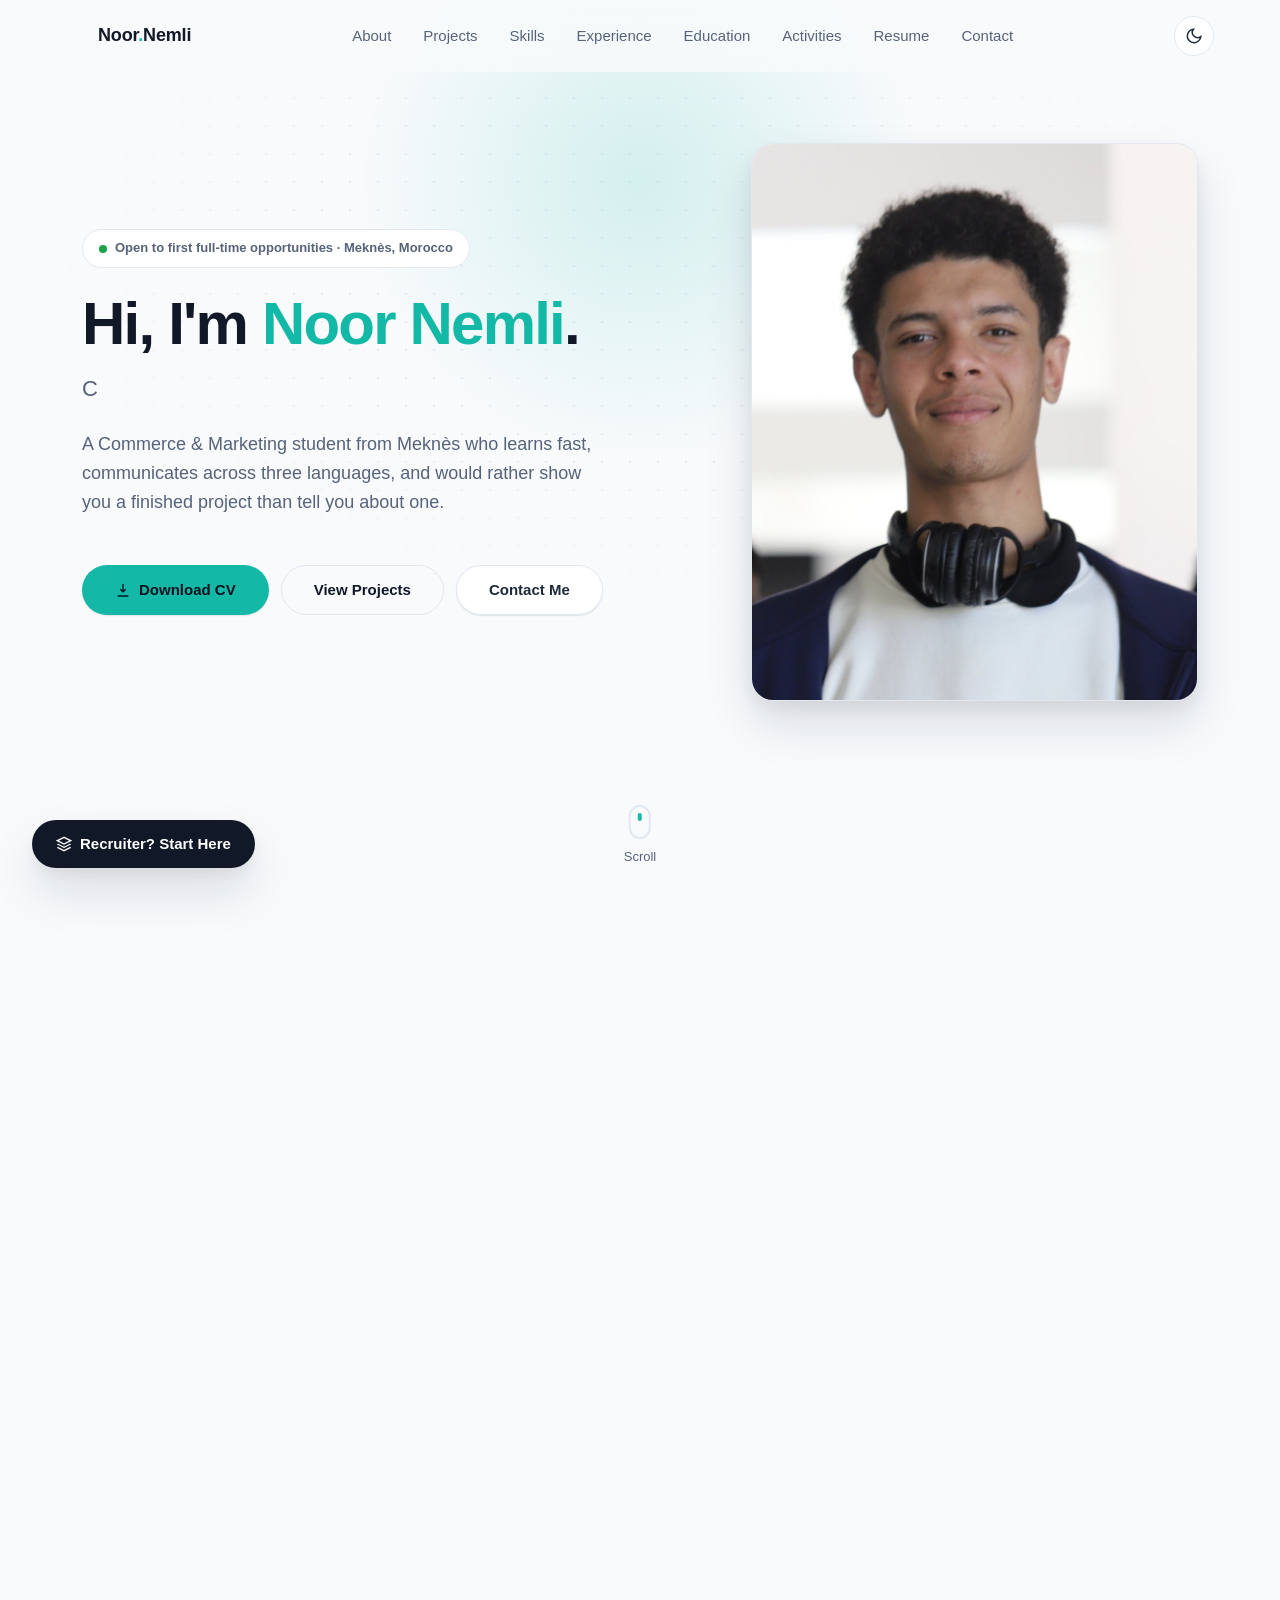
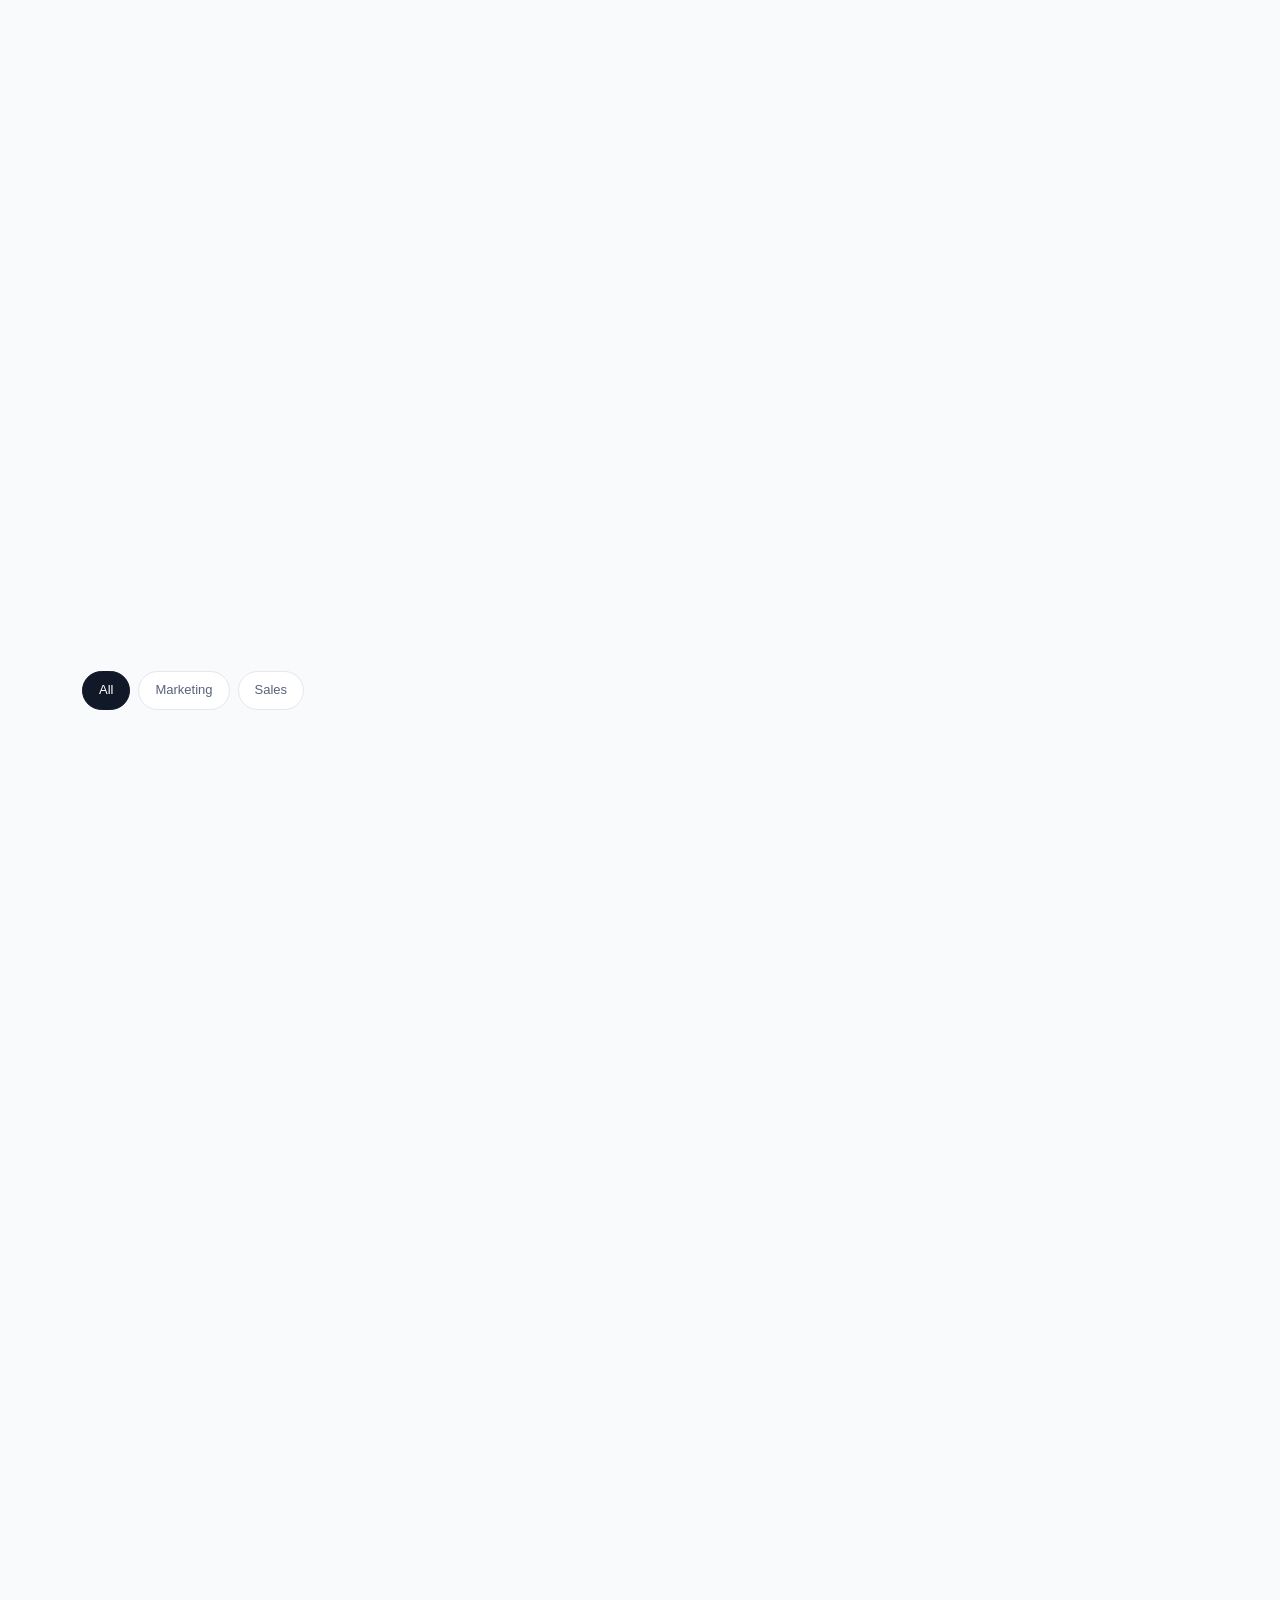
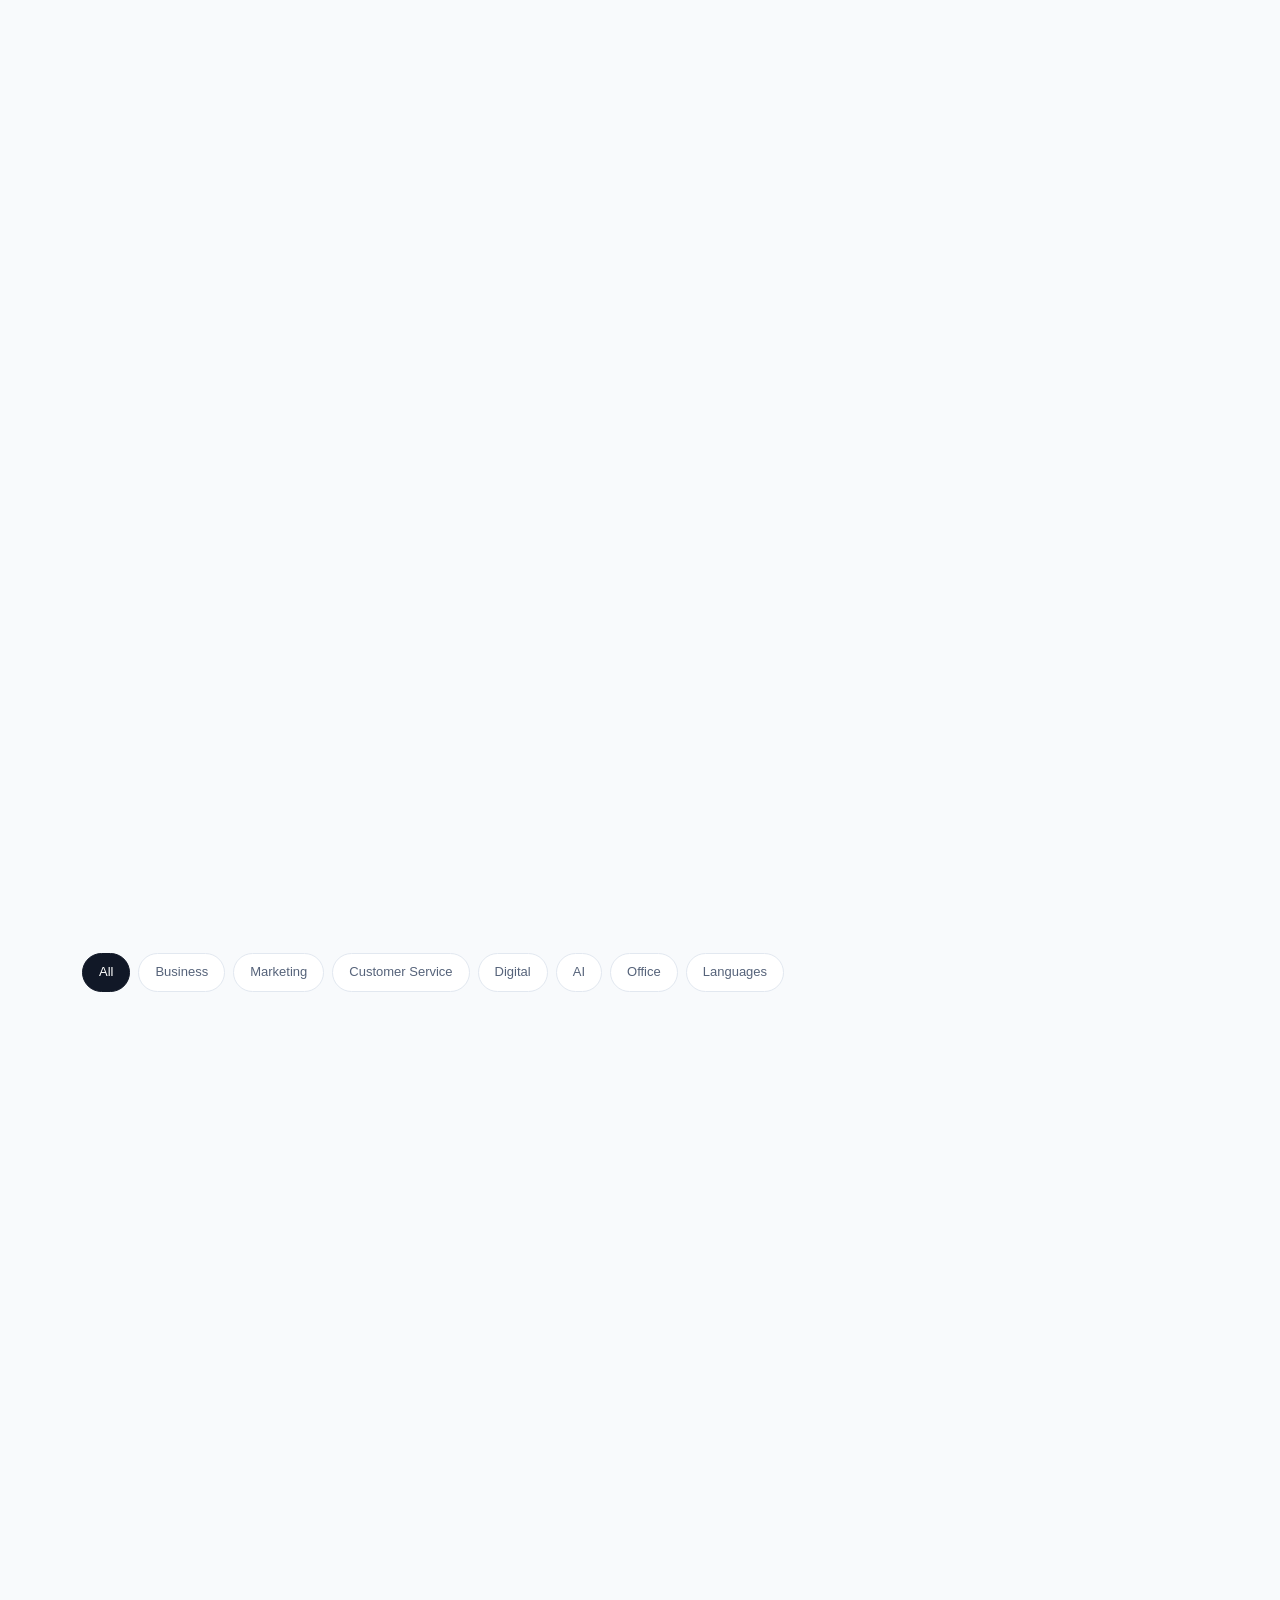
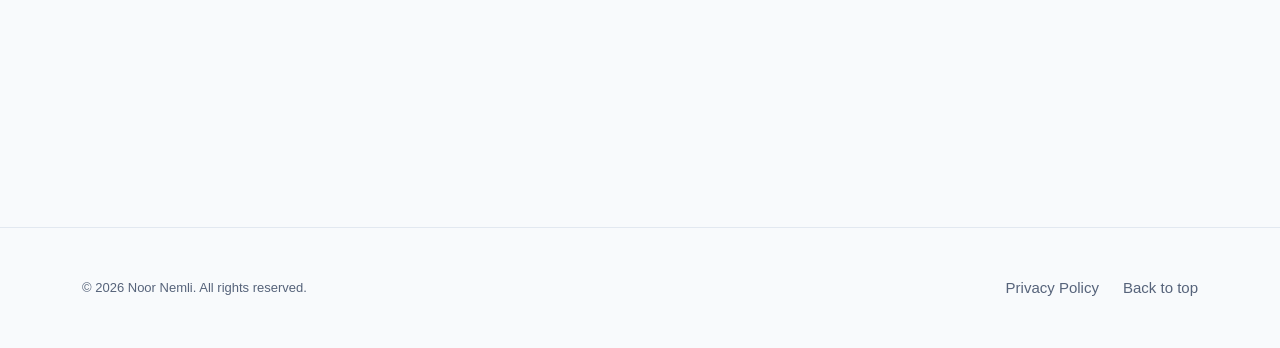
<file: index.html>
<!DOCTYPE html>
<html lang="en">
<head>
  <meta charset="UTF-8" />
  <meta name="viewport" content="width=device-width, initial-scale=1.0" />

  <!-- Site URL is the GitHub Pages project URL: https://noornemli.github.io/Noor/ .
       It is set in index.html (canonical, og:url, structured data), robots.txt,
       sitemap.xml, and privacy.html. Change all of them together if the URL changes. -->
  <title>Noor Nemli — Commerce, Marketing & Customer Experience</title>
  <meta name="description" content="Noor Nemli is a Commerce & Marketing student at Université Moulay Ismaïl (Meknès) seeking a first role in Customer Experience, Marketing, or Business Development. View projects, skills, and CV." />
  <meta name="robots" content="index, follow" />
  <link rel="canonical" href="https://noornemli.github.io/Noor/" />

  <!-- Open Graph -->
  <meta property="og:type" content="website" />
  <meta property="og:title" content="Noor Nemli — Commerce, Marketing & Customer Experience" />
  <meta property="og:description" content="Commerce & Marketing student seeking a first role in Customer Experience, Marketing, or Business Development. Projects, skills, and CV inside." />
  <meta property="og:url" content="https://noornemli.github.io/Noor/" />
  <meta property="og:image" content="assets/images/og-cover.jpg" />
  <meta property="og:image:width" content="1200" />
  <meta property="og:image:height" content="630" />
  <meta property="og:locale" content="en_US" />

  <!-- Twitter card -->
  <meta name="twitter:card" content="summary_large_image" />
  <meta name="twitter:title" content="Noor Nemli — Commerce, Marketing & Customer Experience" />
  <meta name="twitter:description" content="Commerce & Marketing student seeking a first role in Customer Experience, Marketing, or Business Development." />
  <meta name="twitter:image" content="assets/images/og-cover.jpg" />

  <!-- Favicon (replace assets/icons/favicon.svg with your own mark) -->
  <link rel="icon" type="image/svg+xml" href="assets/icons/favicon.svg" />
  <link rel="manifest" href="manifest.json" />
  <meta name="theme-color" content="#111827" />

  <!-- ============================================================
       PERFORMANCE — font loading
       Preconnect + preload the one web font used site-wide (Inter).
       A full system-font fallback stack is defined in variables.css
       so text still renders instantly and correctly if this fails.
       ============================================================ -->
  <link rel="preconnect" href="https://fonts.googleapis.com" />
  <link rel="preconnect" href="https://fonts.gstatic.com" crossorigin />
  <link rel="stylesheet" href="https://fonts.googleapis.com/css2?family=Inter:wght@400;500;600;700&display=swap" />

  <!-- Stylesheets -->
  <link rel="stylesheet" href="css/variables.css" />
  <link rel="stylesheet" href="css/main.css" />
  <link rel="stylesheet" href="css/animations.css" />
  <link rel="stylesheet" href="css/responsive.css" />

  <!-- ============================================================
       SECURITY
       - This meta CSP is a baseline. Meta-tag CSP cannot set every
         directive (e.g. frame-ancestors, report-uri) — for full
         protection, send an equivalent Content-Security-Policy HTTP
         header from your actual hosting/server config.
       - No inline <script> or <style> is used anywhere on this site,
         which is what makes a strict CSP like this possible.
       ============================================================ -->
  <meta http-equiv="Content-Security-Policy" content="default-src 'self'; img-src 'self' data:; style-src 'self' https://fonts.googleapis.com; font-src 'self' https://fonts.gstatic.com; script-src 'self'; frame-src 'self'; base-uri 'self'; form-action 'self' mailto:;" />
  <meta http-equiv="X-Content-Type-Options" content="nosniff" />
  <meta name="referrer" content="strict-origin-when-cross-origin" />

  <!-- Theme must load un-deferred, this early, so dark/light mode is
       applied before first paint (no flash of the wrong theme). -->
  <script src="js/theme.js"></script>

  <!-- ============================================================
       SEO — structured data (Schema.org Person)
       LinkedIn URL was verified from the signed-in account menu.
       The GitHub profile URL was removed because it did not resolve (404).
       ============================================================ -->
  <script type="application/ld+json">
  {
    "@context": "https://schema.org",
    "@type": "Person",
    "name": "Noor Nemli",
    "jobTitle": "Commerce & Marketing Student",
    "description": "Commerce & Marketing student seeking a first professional role in Customer Experience, Marketing, or Business Development.",
    "url": "https://noornemli.github.io/Noor/",
    "address": {
      "@type": "PostalAddress",
      "addressLocality": "Meknès",
      "addressCountry": "MA"
    },
    "alumniOf": {
      "@type": "CollegeOrUniversity",
      "name": "Université Moulay Ismaïl"
    },
    "knowsLanguage": ["ar", "en", "fr"],
    "sameAs": [
      "https://www.linkedin.com/in/noornemli/"
    ]
  }
  </script>
</head>
<body>
  <!-- Skip link: first focusable element, only visible on focus -->
  <a class="skip-link" href="#main">Skip to content</a>

  <!-- ================================================================
       HEADER / NAVIGATION
       ================================================================ -->
  <header class="site-header">
    <div class="container nav-wrap">
      <a href="#home" class="logo">Noor<span>.</span>Nemli</a>

      <nav class="nav-links" id="nav-links" aria-label="Primary">
        <a href="#about">About</a>
        <a href="#projects">Projects</a>
        <a href="#skills">Skills</a>
        <a href="#experience">Experience</a>
        <a href="#education">Education</a>
        <a href="#activities">Activities</a>
        <a href="#resume">Resume</a>
        <a href="#contact">Contact</a>
      </nav>

      <div class="nav-actions">
        <button class="theme-toggle" type="button" aria-label="Switch to dark mode">
          <svg class="icon-moon" viewBox="0 0 24 24" fill="none" stroke="currentColor" stroke-width="2" aria-hidden="true"><path d="M21 12.79A9 9 0 1 1 11.21 3 7 7 0 0 0 21 12.79Z"/></svg>
          <svg class="icon-sun" viewBox="0 0 24 24" fill="none" stroke="currentColor" stroke-width="2" aria-hidden="true"><circle cx="12" cy="12" r="4"/><path d="M12 2v2M12 20v2M4.93 4.93l1.41 1.41M17.66 17.66l1.41 1.41M2 12h2M20 12h2M6.34 17.66l-1.41 1.41M19.07 4.93l-1.41 1.41"/></svg>
        </button>
        <button class="menu-toggle" type="button" aria-label="Open menu" aria-expanded="false" aria-controls="nav-links">
          <svg viewBox="0 0 24 24" fill="none" stroke="currentColor" stroke-width="2" aria-hidden="true"><path d="M4 6h16M4 12h16M4 18h16"/></svg>
        </button>
      </div>
    </div>
  </header>

  <main id="main">

    <!-- ================================================================
         HOME / HERO
         ================================================================ -->
    <section id="home" class="hero" aria-label="Introduction">
      <div class="hero__glow" aria-hidden="true"></div>
      <div class="container hero__inner">
        <div>
          <span class="hero__eyebrow"><span class="dot" aria-hidden="true"></span> Open to first full-time opportunities · Meknès, Morocco</span>

          <h1 class="hero__title">
            Hi, I'm <span class="accent">Noor Nemli</span>.
          </h1>

          <p class="hero__role">
            <span data-typing-target='["Customer Experience", "Marketing", "Business Development"]'>Customer Experience</span>
          </p>

          <p class="hero__summary">
            A Commerce &amp; Marketing student from Meknès who learns fast, communicates across three languages, and would rather show you a finished project than tell you about one.
          </p>

          <div class="hero__actions">
            <a class="btn btn-primary" href="assets/resume/Noor_Nemli_CV_General.pdf" download>
              <svg width="16" height="16" viewBox="0 0 24 24" fill="none" stroke="currentColor" stroke-width="2" aria-hidden="true"><path d="M12 3v12m0 0 4-4m-4 4-4-4M4 21h16"/></svg>
              Download CV
            </a>
            <a class="btn btn-secondary" href="#projects">View Projects</a>
            <a class="btn btn-ghost" href="#contact">Contact Me</a>
          </div>
        </div>

        <div class="hero__portrait">
          <img src="assets/images/profile.jpg" alt="Portrait of Noor Nemli" />
        </div>
      </div>

      <a href="#about" class="scroll-indicator" aria-label="Scroll to About section">
        <span class="wheel" aria-hidden="true"></span>
        Scroll
      </a>
    </section>

    <!-- ================================================================
         ABOUT
         ================================================================ -->
    <section id="about" aria-labelledby="about-title">
      <div class="container">
        <div class="section-head" data-reveal>
          <span class="section-eyebrow">About</span>
          <h2 class="section-title" id="about-title">Who I am and what I'm looking for</h2>
        </div>

        <div class="about__grid">
          <div class="about__bio" data-reveal data-reveal-group="about">
            <p>
              I'm a Commerce &amp; Marketing student at Université Moulay Ismaïl in Meknès, currently preparing to
              enter the job market. My coursework spans consumer behaviour, relationship marketing &amp; CRM,
              digital marketing, and entrepreneurship — and I like turning that theory into something concrete,
              whether that's an interactive study tool or a full business model canvas.
            </p>
            <p>
              I'm looking for a first full-time role — ideally in Customer Experience, Marketing, Business
              Development, or Administration — where I can put structured training to immediate use and build
              real professional habits from day one. I'm fluent in English (spoken and written) and strong in written
              French, with spoken French actively improving. I bring the same discipline from five years on a
              basketball court to how I approach deadlines and teamwork.
            </p>
            <p>
              What I bring without years of experience: curiosity, follow-through, and a genuine comfort with
              digital and AI tools that most first-time candidates haven't yet developed.
            </p>
          </div>

          <div class="value-list" data-reveal data-reveal-group="about">
            <div class="value-card">
              <h3>Customer-first mindset</h3>
              <p>I default to understanding the person on the other side of the conversation before proposing a solution.</p>
            </div>
            <div class="value-card">
              <h3>Fast, structured learner</h3>
              <p>I pick up new tools and processes quickly, and I document what I learn so it compounds.</p>
            </div>
            <div class="value-card">
              <h3>Multilingual communicator</h3>
              <p>Native Arabic, fluent English, and strong written French with spoken French actively improving.</p>
            </div>
          </div>
        </div>

        <div class="stat-row" data-reveal>
          <div class="stat-card">
            <div class="num"><span data-counter data-target="3">0</span></div>
            <div class="label">Languages spoken</div>
          </div>
          <div class="stat-card">
            <div class="num"><span data-counter data-target="7">0</span></div>
            <div class="label">Projects showcased</div>
          </div>
          <div class="stat-card">
            <div class="num"><span data-counter data-target="2">0</span></div>
            <div class="label">Active communities</div>
          </div>
        </div>
      </div>
    </section>

    <!-- ================================================================
         PROJECTS
         ================================================================ -->
    <section id="projects" aria-labelledby="projects-title">
      <div class="container">
        <div class="section-head" data-reveal>
          <span class="section-eyebrow">Projects</span>
          <h2 class="section-title" id="projects-title">Things I've actually built</h2>
          <p class="section-lede">Real coursework and personal projects — no filler, no invented internships.</p>
        </div>

        <div class="skills-filter" data-filter-group="#projects-grid" role="group" aria-label="Filter projects by category">
          <button class="chip is-active" data-filter="all" aria-pressed="true">All</button>
          <button class="chip" data-filter="Marketing" aria-pressed="false">Marketing</button>
          <button class="chip" data-filter="Sales" aria-pressed="false">Sales</button>
        </div>

        <div class="projects-grid" id="projects-grid">

          <article class="project-card" data-category="Marketing" data-reveal data-reveal-group="projects">
            <div class="project-card__media gallery count-2">
              <img src="assets/images/projects/luxury-marketing-title.jpg" alt="Title slide of the Marketing de Luxe presentation" />
              <img src="assets/images/projects/luxury-marketing-goals.jpg" alt="Presentation goals slide: understanding luxury, exclusivity and rarity mechanisms" />
            </div>
            <div class="project-card__body">
              <span class="project-card__tag">Marketing · Marketing de base (S4)</span>
              <h3 class="project-card__title">Marketing de Luxe</h3>
              <p class="project-card__desc">
                A team presentation on luxury brand marketing. I introduced the topic — defining what luxury
                actually means and what gives it value — before the team covered exclusivity and rarity
                mechanisms in the sector.
              </p>
              <ul class="tag-list">
                <li>Canva</li><li>Team project</li><li>Brand positioning</li>
              </ul>
              <div class="project-card__links">
                <a href="https://canva.link/34qt8pxzpgg725o" target="_blank" rel="noopener noreferrer">
                  <svg viewBox="0 0 24 24" fill="none" stroke="currentColor" stroke-width="2"><path d="M18 13v6a2 2 0 0 1-2 2H5a2 2 0 0 1-2-2V8a2 2 0 0 1 2-2h6"/><path d="M15 3h6v6"/><path d="M10 14 21 3"/></svg> View full presentation
                </a>
              </div>
            </div>
          </article>

          <article class="project-card" data-category="Marketing" data-reveal data-reveal-group="projects">
            <div class="project-card__media gallery count-3">
              <img src="assets/images/projects/nike-you-cant-stop-us.jpg" alt="Nike You Can't Stop Us campaign slide" />
              <img src="assets/images/projects/nike-just-do-it.jpg" alt="History of the Just Do It slogan slide" />
              <img src="assets/images/projects/nike-message.jpg" alt="Nike brand message slide: empowerment, inclusion, dépassement" />
            </div>
            <div class="project-card__body">
              <span class="project-card__tag">Marketing · Marketing opérationnel (S5)</span>
              <h3 class="project-card__title">La Communication dans les Techniques de Vente — Nike Case Study</h3>
              <p class="project-card__desc">
                A 6-person team case study on Nike's brand communication. I presented the "You Can't Stop Us"
                campaign, the consistency of Nike's overall communication, and the controversies and limits
                of its messaging.
              </p>
              <ul class="tag-list">
                <li>Canva</li><li>Team of 6</li><li>Brand communication</li>
              </ul>
              <div class="project-card__links">
                <a href="https://canva.link/n8dazugyiyvr6ou" target="_blank" rel="noopener noreferrer">
                  <svg viewBox="0 0 24 24" fill="none" stroke="currentColor" stroke-width="2"><path d="M18 13v6a2 2 0 0 1-2 2H5a2 2 0 0 1-2-2V8a2 2 0 0 1 2-2h6"/><path d="M15 3h6v6"/><path d="M10 14 21 3"/></svg> View full presentation
                </a>
              </div>
            </div>
          </article>

          <article class="project-card" data-category="Sales" data-reveal data-reveal-group="projects">
            <div class="project-card__media">
              <img src="assets/images/projects/sales-engineering-title.jpg" alt="Title slide of L'Ingénierie de la Vente presentation" />
            </div>
            <div class="project-card__body">
              <span class="project-card__tag">Sales · Techniques de vente (S6)</span>
              <h3 class="project-card__title">L'Ingénierie de la Vente</h3>
              <p class="project-card__desc">
                My first individual project, done solo end-to-end: a breakdown of the three pillars that condition
                commercial success — Prospection, Préparation, and Prise de Contact — applied to an e-commerce
                case study selling handmade products online.
              </p>
              <ul class="tag-list">
                <li>Individual project</li><li>Sales funnel logic</li><li>Client profiling</li>
              </ul>
              <div class="project-card__links">
                <a href="https://canva.link/0s3cw3nte054vrl" target="_blank" rel="noopener noreferrer">
                  <svg viewBox="0 0 24 24" fill="none" stroke="currentColor" stroke-width="2"><path d="M18 13v6a2 2 0 0 1-2 2H5a2 2 0 0 1-2-2V8a2 2 0 0 1 2-2h6"/><path d="M15 3h6v6"/><path d="M10 14 21 3"/></svg> View full presentation
                </a>
                <a href="assets/documents/Sales_Engineering_Blueprint.pdf" download>
                  <svg viewBox="0 0 24 24" fill="none" stroke="currentColor" stroke-width="2"><path d="M12 3v12m0 0 4-4m-4 4-4-4M4 21h16"/></svg> Download PDF
                </a>
              </div>
            </div>
          </article>

          <article class="project-card" data-category="Sales" data-reveal data-reveal-group="projects">
            <div class="project-card__media">
              <img src="assets/images/projects/closing-title.jpg" alt="Title slide of Conclusion de vente, prise de congé et suivi presentation" />
            </div>
            <div class="project-card__body">
              <span class="project-card__tag">Sales · Techniques de vente (S6)</span>
              <h3 class="project-card__title">Conclusion de Vente, Prise de Congé et Suivi</h3>
              <p class="project-card__desc">
                A team project (Closing Crew) covering how a sale actually ends: closing the deal, taking leave of
                the client, and following up afterward. My part was <strong>la prise de congé</strong> — how to
                end the interaction on the right note.
              </p>
              <ul class="tag-list">
                <li>Canva</li><li>Team project</li><li>Client follow-up</li>
              </ul>
              <div class="project-card__links">
                <a href="https://canva.link/wutk6s4rlf7bker" target="_blank" rel="noopener noreferrer">
                  <svg viewBox="0 0 24 24" fill="none" stroke="currentColor" stroke-width="2"><path d="M18 13v6a2 2 0 0 1-2 2H5a2 2 0 0 1-2-2V8a2 2 0 0 1 2-2h6"/><path d="M15 3h6v6"/><path d="M10 14 21 3"/></svg> View full presentation
                </a>
              </div>
            </div>
          </article>

        </div>
      </div>
    </section>

    <!-- ================================================================
         SKILLS
         ================================================================ -->
    <section id="skills" aria-labelledby="skills-title">
      <div class="container">
        <div class="section-head" data-reveal>
          <span class="section-eyebrow">Skills</span>
          <h2 class="section-title" id="skills-title">What I can do</h2>
        </div>

        <div class="skills-filter" data-filter-group="#skills-grid" role="group" aria-label="Filter skills by category">
          <button class="chip is-active" data-filter="all" aria-pressed="true">All</button>
          <button class="chip" data-filter="Business" aria-pressed="false">Business</button>
          <button class="chip" data-filter="Marketing" aria-pressed="false">Marketing</button>
          <button class="chip" data-filter="Customer Service" aria-pressed="false">Customer Service</button>
          <button class="chip" data-filter="Digital" aria-pressed="false">Digital</button>
          <button class="chip" data-filter="AI" aria-pressed="false">AI</button>
          <button class="chip" data-filter="Office" aria-pressed="false">Office</button>
          <button class="chip" data-filter="Languages" aria-pressed="false">Languages</button>
        </div>

        <div class="skills-grid" id="skills-grid">

          <div class="skill-card" data-category="Business" data-reveal data-reveal-group="skills">
            <div class="icon"><svg viewBox="0 0 24 24" fill="none" stroke="currentColor" stroke-width="2"><path d="M3 3v18h18"/><path d="m19 9-5 5-4-4-3 3"/></svg></div>
            <h3>Business Modeling</h3>
            <p>Business Model Canvas, value proposition design, market segmentation.</p>
          </div>
          <div class="skill-card" data-category="Business" data-reveal data-reveal-group="skills">
            <div class="icon"><svg viewBox="0 0 24 24" fill="none" stroke="currentColor" stroke-width="2"><circle cx="12" cy="12" r="9"/><path d="M12 7v5l3 3"/></svg></div>
            <h3>CRM &amp; Relationship Marketing</h3>
            <p>Customer lifetime value, loyalty mechanics, and the shift from transactional to relational marketing.</p>
          </div>

          <div class="skill-card" data-category="Marketing" data-reveal data-reveal-group="skills">
            <div class="icon"><svg viewBox="0 0 24 24" fill="none" stroke="currentColor" stroke-width="2"><path d="M3 3v18h18"/><rect x="7" y="12" width="3" height="6"/><rect x="12" y="8" width="3" height="10"/><rect x="17" y="5" width="3" height="13"/></svg></div>
            <h3>Digital Marketing Fundamentals</h3>
            <p>Campaign structure, CPA/ROI calculation, and budget reallocation logic.</p>
          </div>
          <div class="skill-card" data-category="Marketing" data-reveal data-reveal-group="skills">
            <div class="icon"><svg viewBox="0 0 24 24" fill="none" stroke="currentColor" stroke-width="2"><path d="M4 19V5a2 2 0 0 1 2-2h9l5 5v11a2 2 0 0 1-2 2H6a2 2 0 0 1-2-2Z"/><path d="M14 3v5h5"/></svg></div>
            <h3>Case Analysis</h3>
            <p>Turning case data into grounded recommendations instead of generic theory.</p>
          </div>

          <div class="skill-card" data-category="Customer Service" data-reveal data-reveal-group="skills">
            <div class="icon"><svg viewBox="0 0 24 24" fill="none" stroke="currentColor" stroke-width="2"><path d="M21 15a2 2 0 0 1-2 2H7l-4 4V5a2 2 0 0 1 2-2h14a2 2 0 0 1 2 2z"/></svg></div>
            <h3>Client Communication</h3>
            <p>Clear, professional communication tuned to the person on the other side.</p>
          </div>
          <div class="skill-card" data-category="Customer Service" data-reveal data-reveal-group="skills">
            <div class="icon"><svg viewBox="0 0 24 24" fill="none" stroke="currentColor" stroke-width="2"><path d="M12 22s8-4.5 8-11V5l-8-3-8 3v6c0 6.5 8 11 8 11Z"/></svg></div>
            <h3>Active Listening &amp; Problem-Solving</h3>
            <p>Identifying the real need behind a request before proposing a fix.</p>
          </div>

          <div class="skill-card" data-category="Digital" data-reveal data-reveal-group="skills">
            <div class="icon"><svg viewBox="0 0 24 24" fill="none" stroke="currentColor" stroke-width="2"><rect x="3" y="3" width="7" height="7"/><rect x="14" y="3" width="7" height="7"/><rect x="14" y="14" width="7" height="7"/><rect x="3" y="14" width="7" height="7"/></svg></div>
            <h3>Canva &amp; Visual Design</h3>
            <p>Building clean, on-brand visual assets and presentations.</p>
          </div>
          <div class="skill-card" data-category="Digital" data-reveal data-reveal-group="skills">
            <div class="icon"><svg viewBox="0 0 24 24" fill="none" stroke="currentColor" stroke-width="2"><circle cx="11" cy="11" r="7"/><path d="m20 20-3.5-3.5"/></svg></div>
            <h3>Web Research</h3>
            <p>Fast, structured research to inform decisions and recommendations.</p>
          </div>

          <div class="skill-card" data-category="AI" data-reveal data-reveal-group="skills">
            <div class="icon"><svg viewBox="0 0 24 24" fill="none" stroke="currentColor" stroke-width="2"><path d="M12 2a5 5 0 0 0-5 5v2a5 5 0 0 0 10 0V7a5 5 0 0 0-5-5Z"/><path d="M8 21h8M12 17v4"/></svg></div>
            <h3>AI-Assisted Prompting</h3>
            <p>Structuring prompts for ChatGPT and Claude to speed up research, writing, and problem-solving.</p>
          </div>

          <div class="skill-card" data-category="Office" data-reveal data-reveal-group="skills">
            <div class="icon"><svg viewBox="0 0 24 24" fill="none" stroke="currentColor" stroke-width="2"><rect x="3" y="4" width="18" height="16" rx="2"/><path d="M3 9h18"/></svg></div>
            <h3>Microsoft Office</h3>
            <p>Word, Excel, and PowerPoint for documents, basic analysis, and presentations.</p>
          </div>
          <div class="skill-card" data-category="Office" data-reveal data-reveal-group="skills">
            <div class="icon"><svg viewBox="0 0 24 24" fill="none" stroke="currentColor" stroke-width="2"><path d="M22 12A10 10 0 1 1 12 2a8 8 0 0 1 8 8h-8"/></svg></div>
            <h3>Google Workspace</h3>
            <p>Docs, Sheets, and Slides for day-to-day collaborative work.</p>
          </div>

          <div class="skill-card" data-category="Languages" data-reveal data-reveal-group="skills">
            <div class="icon"><svg viewBox="0 0 24 24" fill="none" stroke="currentColor" stroke-width="2"><path d="m5 8 6 6M4 14l6-6 2-3M2 5h12M7 2h1M22 22l-5-10-5 10M14 18h6"/></svg></div>
            <h3>Arabic</h3>
            <p>Native language.</p>
          </div>
          <div class="skill-card" data-category="Languages" data-reveal data-reveal-group="skills">
            <div class="icon"><svg viewBox="0 0 24 24" fill="none" stroke="currentColor" stroke-width="2"><path d="m5 8 6 6M4 14l6-6 2-3M2 5h12M7 2h1M22 22l-5-10-5 10M14 18h6"/></svg></div>
            <h3>English</h3>
            <p>Fluent — oral and written.</p>
          </div>
          <div class="skill-card" data-category="Languages" data-reveal data-reveal-group="skills">
            <div class="icon"><svg viewBox="0 0 24 24" fill="none" stroke="currentColor" stroke-width="2"><path d="m5 8 6 6M4 14l6-6 2-3M2 5h12M7 2h1M22 22l-5-10-5 10M14 18h6"/></svg></div>
            <h3>French</h3>
            <p>Fluent written; intermediate oral, actively improving.</p>
          </div>

        </div>
      </div>
    </section>

    <!-- ================================================================
         EXPERIENCE
         ================================================================ -->
    <section id="experience" aria-labelledby="experience-title">
      <div class="container two-col">
        <div>
          <div class="section-head" data-reveal>
            <span class="section-eyebrow">Experience</span>
            <h2 class="section-title" id="experience-title">Where I've put this into practice</h2>
            <p class="section-lede">University projects, workshops, and extracurricular activities so far — my first professional role will anchor this timeline next.</p>
          </div>
        </div>

        <ol class="timeline" data-reveal>
          <li class="timeline-item">
            <div class="timeline-item__period">Ongoing</div>
            <h3 class="timeline-item__title">Active Member — English Club</h3>
            <div class="timeline-item__org">Université Moulay Ismaïl</div>
            <p class="timeline-item__desc">Regular practice of professional spoken English through debates, presentations, and role-play scenarios.</p>
          </li>
          <li class="timeline-item">
            <div class="timeline-item__period">Ongoing</div>
            <h3 class="timeline-item__title">Member — Basketball Club</h3>
            <div class="timeline-item__org">University team</div>
            <p class="timeline-item__desc">Team discipline, communication under pressure, and consistency — skills that carry directly into a professional environment.</p>
          </li>
          <li class="timeline-item">
            <div class="timeline-item__period">Completed</div>
            <h3 class="timeline-item__title">Photography Workshop</h3>
            <div class="timeline-item__org">University workshop</div>
            <p class="timeline-item__desc">Visual composition and attention to detail — useful groundwork for marketing and content-facing work.</p>
          </li>
        </ol>
      </div>
    </section>

    <!-- ================================================================
         EDUCATION
         ================================================================ -->
    <section id="education" aria-labelledby="education-title">
      <div class="container two-col">
        <div>
          <div class="section-head" data-reveal>
            <span class="section-eyebrow">Education</span>
            <h2 class="section-title" id="education-title">Academic background</h2>
          </div>
        </div>

        <ol class="timeline" data-reveal>
          <li class="timeline-item">
            <div class="timeline-item__period">In progress</div>
            <h3 class="timeline-item__title">Licence en Commerce et Marketing</h3>
            <div class="timeline-item__org">Université Moulay Ismaïl, Meknès</div>
            <p class="timeline-item__desc">
              Relevant coursework: Digital Marketing, Consumer Behaviour, Relationship Marketing &amp; CRM,
              Sales Techniques, Entrepreneurship.
            </p>
          </li>
        </ol>
      </div>
    </section>

    <!-- ================================================================
         ACTIVITIES
         ================================================================ -->
    <section id="activities" aria-labelledby="activities-title">
      <div class="container">
        <div class="section-head" data-reveal>
          <span class="section-eyebrow">Activities</span>
          <h2 class="section-title" id="activities-title">Outside the classroom</h2>
        </div>

        <div class="activities-grid" data-reveal>
          <div class="activity-card">
            <div class="icon"><svg viewBox="0 0 24 24" fill="none" stroke="currentColor" stroke-width="2"><circle cx="12" cy="12" r="9"/><path d="M12 3a13 13 0 0 1 0 18M12 3a13 13 0 0 0 0 18M3 12h18"/></svg></div>
            <h3>Basketball</h3>
            <p>University club member — teamwork, discipline, and performing under pressure.</p>
          </div>
          <div class="activity-card">
            <div class="icon"><svg viewBox="0 0 24 24" fill="none" stroke="currentColor" stroke-width="2"><path d="M23 19a2 2 0 0 1-2 2H3a2 2 0 0 1-2-2V8a2 2 0 0 1 2-2h4l2-3h6l2 3h4a2 2 0 0 1 2 2Z"/><circle cx="12" cy="13" r="4"/></svg></div>
            <h3>Photography Workshop</h3>
            <p>University workshop focused on visual composition and framing.</p>
          </div>
          <div class="activity-card">
            <div class="icon"><svg viewBox="0 0 24 24" fill="none" stroke="currentColor" stroke-width="2"><path d="M17 21v-2a4 4 0 0 0-4-4H5a4 4 0 0 0-4 4v2"/><circle cx="9" cy="7" r="4"/><path d="M23 21v-2a4 4 0 0 0-3-3.87M16 3.13a4 4 0 0 1 0 7.75"/></svg></div>
            <h3>Team &amp; Group Coursework</h3>
            <p>Collaborative projects alongside classmates across Commerce &amp; Marketing coursework.</p>
          </div>
          <div class="activity-card">
            <div class="icon"><svg viewBox="0 0 24 24" fill="none" stroke="currentColor" stroke-width="2"><path d="m12 2 3 7h7l-5.5 4.5L18 21l-6-4-6 4 1.5-7.5L2 9h7Z"/></svg></div>
            <h3>Team Coordination</h3>
            <p>On group projects (Marketing de Luxe; Nike Case Study), took the initiative to organize meeting times around everyone's schedules and ran a poll so each teammate presented the section they felt most confident in.</p>
          </div>
        </div>

        <h3 class="section-title subsection-title" data-reveal>Toolbox</h3>
        <div class="toolbox-grid" data-reveal>
          <div class="tool-card"><svg viewBox="0 0 24 24" fill="none" stroke="currentColor" stroke-width="1.8"><rect x="3" y="4" width="18" height="16" rx="2"/><path d="M3 9h18"/></svg><span>MS Office</span></div>
          <div class="tool-card"><svg viewBox="0 0 24 24" fill="none" stroke="currentColor" stroke-width="1.8"><rect x="3" y="3" width="18" height="18" rx="2"/><path d="M8 12h8M8 8h8M8 16h5"/></svg><span>Excel</span></div>
          <div class="tool-card"><svg viewBox="0 0 24 24" fill="none" stroke="currentColor" stroke-width="1.8"><rect x="3" y="3" width="18" height="18" rx="2"/><path d="m9 8 6 4-6 4Z"/></svg><span>PowerPoint</span></div>
          <div class="tool-card"><svg viewBox="0 0 24 24" fill="none" stroke="currentColor" stroke-width="1.8"><path d="M4 19V5a2 2 0 0 1 2-2h9l5 5v11a2 2 0 0 1-2 2H6a2 2 0 0 1-2-2Z"/><path d="M8 13h8M8 17h5"/></svg><span>Word</span></div>
          <div class="tool-card"><svg viewBox="0 0 24 24" fill="none" stroke="currentColor" stroke-width="1.8"><rect x="3" y="3" width="18" height="18" rx="4"/><circle cx="9" cy="9" r="2"/><path d="m21 15-4-4-9 9"/></svg><span>Canva</span></div>
          <div class="tool-card"><svg viewBox="0 0 24 24" fill="none" stroke="currentColor" stroke-width="1.8"><path d="M12 2a5 5 0 0 0-5 5v2a5 5 0 0 0 10 0V7a5 5 0 0 0-5-5Z"/><path d="M8 21h8M12 17v4"/></svg><span>ChatGPT</span></div>
          <div class="tool-card"><svg viewBox="0 0 24 24" fill="none" stroke="currentColor" stroke-width="1.8"><path d="M12 2 2 7l10 5 10-5-10-5Z"/><path d="M2 17l10 5 10-5M2 12l10 5 10-5"/></svg><span>Claude</span></div>
          <div class="tool-card"><svg viewBox="0 0 24 24" fill="none" stroke="currentColor" stroke-width="1.8"><path d="M9 18c-4.51 2-5-2-7-2m14 4v-3a3 3 0 0 0-1-2c3-.3 6-1.5 6-6a4.6 4.6 0 0 0-1.3-3.2 4.2 4.2 0 0 0-.1-3.2s-1-.3-3.3 1.3a11.5 11.5 0 0 0-6 0C7 .1 6 .4 6 .4a4.2 4.2 0 0 0-.1 3.2A4.6 4.6 0 0 0 4.6 6.8c0 4.5 3 5.7 6 6a3 3 0 0 0-1 2.3V19"/></svg><span>GitHub</span></div>
          <div class="tool-card"><svg viewBox="0 0 24 24" fill="none" stroke="currentColor" stroke-width="1.8"><rect x="3" y="3" width="18" height="18" rx="2"/><path d="m9 9 3 3-3 3M14 15h3"/></svg><span>VS Code</span></div>
          <div class="tool-card"><svg viewBox="0 0 24 24" fill="none" stroke="currentColor" stroke-width="1.8"><path d="M22 12A10 10 0 1 1 12 2a8 8 0 0 1 8 8h-8"/></svg><span>Google Workspace</span></div>
          <div class="tool-card"><svg viewBox="0 0 24 24" fill="none" stroke="currentColor" stroke-width="1.8"><circle cx="11" cy="11" r="7"/><path d="m20 20-3.5-3.5"/></svg><span>Research</span></div>
          <div class="tool-card"><svg viewBox="0 0 24 24" fill="none" stroke="currentColor" stroke-width="1.8"><path d="M12 3v3m0 12v3m9-9h-3M6 12H3m14.5-6.5-2 2m-9 9-2 2m0-13 2 2m9 9 2 2"/></svg><span>AI Prompting</span></div>
        </div>
      </div>
    </section>

    <!-- ================================================================
         RESUME
         ================================================================ -->
    <section id="resume" aria-labelledby="resume-title">
      <div class="container">
        <div class="section-head" data-reveal>
          <span class="section-eyebrow">Resume</span>
          <h2 class="section-title" id="resume-title">Download or preview my CV</h2>
          <p class="section-lede">One general-purpose CV for now — role-specific versions will be added here as they're written.</p>
        </div>

        <div class="resume-panel" data-reveal>
          <div class="resume-panel__controls">
            <label for="resume-version" class="sr-only">Choose a CV version</label>
            <!-- Only one real CV exists right now. To add a tailored version
                 later: add another <option> here with its own value/label,
                 and upload the matching PDF into assets/resume/. The dropdown
                 and switching logic in js/main.js already support this. -->
            <select id="resume-version" class="resume-select">
              <option value="assets/resume/Noor_Nemli_CV_General.pdf">General Profile</option>
            </select>
            <a id="resume-download" class="btn btn-primary" href="assets/resume/Noor_Nemli_CV_General.pdf" download="Noor_Nemli_CV_General.pdf">
              <svg width="16" height="16" viewBox="0 0 24 24" fill="none" stroke="currentColor" stroke-width="2" aria-hidden="true"><path d="M12 3v12m0 0 4-4m-4 4-4-4M4 21h16"/></svg>
              Download this version
            </a>
          </div>
          <div class="resume-viewer">
            <iframe id="resume-frame" src="assets/resume/Noor_Nemli_CV_General.pdf" title="Resume preview"></iframe>
          </div>
        </div>
      </div>
    </section>

    <!-- ================================================================
         CONTACT
         ================================================================ -->
    <section id="contact" aria-labelledby="contact-title">
      <div class="container">
        <div class="section-head" data-reveal>
          <span class="section-eyebrow">Contact</span>
          <h2 class="section-title" id="contact-title">Let's talk</h2>
          <p class="section-lede">The fastest way to reach me is email — I usually reply within a day.</p>
        </div>

        <div class="contact-grid">
          <div data-reveal data-reveal-group="contact">
            <div class="contact-card">
              <div class="icon"><svg viewBox="0 0 24 24" fill="none" stroke="currentColor" stroke-width="2"><path d="M4 4h16v16H4z"/><path d="m4 6 8 7 8-7"/></svg></div>
              <div>
                <div class="label">Email</div>
                <div class="value"><a href="mailto:nornemli212@gmail.com">nornemli212@gmail.com</a></div>
              </div>
              <button class="btn btn-sm btn-ghost copy-btn" data-copy-email="nornemli212@gmail.com" aria-label="Copy email address">Copy</button>
            </div>
            <div class="contact-card">
              <div class="icon"><svg viewBox="0 0 24 24" fill="none" stroke="currentColor" stroke-width="2"><path d="M22 16.92v3a2 2 0 0 1-2.18 2 19.8 19.8 0 0 1-8.63-3.07 19.5 19.5 0 0 1-6-6 19.8 19.8 0 0 1-3.07-8.67A2 2 0 0 1 4.11 2h3a2 2 0 0 1 2 1.72c.13.96.36 1.9.68 2.81a2 2 0 0 1-.45 2.11L8.09 9.91a16 16 0 0 0 6 6l1.27-1.27a2 2 0 0 1 2.11-.45c.9.32 1.85.55 2.81.68A2 2 0 0 1 22 16.92z"/></svg></div>
              <div>
                <div class="label">Phone</div>
                <div class="value"><a href="tel:+212644911745">+212 6 44 91 17 45</a></div>
              </div>
            </div>
            <div class="contact-card">
              <div class="icon"><svg viewBox="0 0 24 24" fill="none" stroke="currentColor" stroke-width="2"><path d="M21 10c0 6-9 12-9 12s-9-6-9-12a9 9 0 0 1 18 0Z"/><circle cx="12" cy="10" r="3"/></svg></div>
              <div>
                <div class="label">Location</div>
                <div class="value">Meknès, Morocco</div>
              </div>
            </div>

            <div class="social-row">
              <a href="https://www.linkedin.com/in/noornemli/" target="_blank" rel="noopener noreferrer" aria-label="LinkedIn profile">
                <svg viewBox="0 0 24 24" fill="none" stroke="currentColor" stroke-width="2"><path d="M16 8a6 6 0 0 1 6 6v7h-4v-7a2 2 0 0 0-4 0v7h-4V8h4v1.5A5 5 0 0 1 16 8Z"/><rect x="2" y="9" width="4" height="12"/><circle cx="4" cy="4" r="2"/></svg>
              </a>
              <a href="mailto:nornemli212@gmail.com" aria-label="Send an email">
                <svg viewBox="0 0 24 24" fill="none" stroke="currentColor" stroke-width="2"><path d="M4 4h16v16H4z"/><path d="m4 6 8 7 8-7"/></svg>
              </a>
            </div>
          </div>

          <form id="contact-form" data-reveal data-reveal-group="contact" data-mailto="nornemli212@gmail.com" novalidate>
            <div class="form-group">
              <label for="contact-name">Name</label>
              <input type="text" id="contact-name" name="name" autocomplete="name" required />
              <span class="error-msg" role="alert"></span>
            </div>
            <div class="form-group">
              <label for="contact-email">Email</label>
              <input type="email" id="contact-email" name="email" autocomplete="email" required />
              <span class="error-msg" role="alert"></span>
            </div>
            <div class="form-group">
              <label for="contact-message">Message</label>
              <textarea id="contact-message" name="message" rows="5" required></textarea>
              <span class="error-msg" role="alert"></span>
            </div>
            <button type="submit" class="btn btn-primary">Send Message</button>
            <div class="form-status" role="status" aria-live="polite"></div>
            <!-- This form validates client-side and opens a pre-filled mailto:
                 draft — it does not yet send anything server-side. Connect a
                 real form backend for production use (see main.js comments). -->
          </form>
        </div>
      </div>
    </section>

  </main>

  <!-- ================================================================
       FOOTER
       ================================================================ -->
  <footer class="site-footer">
    <div class="container footer-grid">
      <div class="footer-copy">&copy; <span id="year">2026</span> Noor Nemli. All rights reserved.</div>
      <nav class="footer-links" aria-label="Footer">
        <a href="privacy.html">Privacy Policy</a>
        <a href="#home">Back to top</a>
      </nav>
    </div>
  </footer>

  <!-- Back to top -->
  <button class="back-to-top" aria-label="Back to top">
    <svg viewBox="0 0 24 24" fill="none" stroke="currentColor" stroke-width="2" aria-hidden="true"><path d="m18 15-6-6-6 6"/></svg>
  </button>

  <!-- ================================================================
       RECRUITER MODE
       ================================================================ -->
  <button class="recruiter-fab" type="button" aria-haspopup="dialog" aria-controls="recruiter-modal">
    <svg viewBox="0 0 24 24" fill="none" stroke="currentColor" stroke-width="2" aria-hidden="true"><path d="M12 2 2 7l10 5 10-5-10-5Z"/><path d="M2 17l10 5 10-5M2 12l10 5 10-5"/></svg>
    <span>Recruiter? Start Here</span>
  </button>

  <div class="modal-overlay" id="recruiter-modal" role="dialog" aria-modal="true" aria-labelledby="recruiter-modal-title" aria-hidden="true" inert>
    <div class="modal-panel">
      <div class="modal-header">
        <h2 id="recruiter-modal-title">60-Second Recruiter Summary</h2>
        <button class="modal-close" aria-label="Close">
          <svg viewBox="0 0 24 24" fill="none" stroke="currentColor" stroke-width="2"><path d="m18 6-12 12M6 6l12 12"/></svg>
        </button>
      </div>

      <div class="modal-section">
        <h3>Profile</h3>
        <p>Commerce &amp; Marketing student (Université Moulay Ismaïl, Meknès) seeking a first full-time role in Customer Experience, Marketing, or Business Development. Fluent English, strong written French, native Arabic.</p>
      </div>

      <div class="modal-section">
        <h3>Key Skills</h3>
        <ul class="modal-skill-tags">
          <li>CRM &amp; Relationship Marketing</li><li>Digital Marketing</li><li>Client Communication</li>
          <li>Business Modeling</li><li>AI-Assisted Workflows</li><li>Multilingual (AR/EN/FR)</li>
        </ul>
      </div>

      <div class="modal-section">
        <h3>Top Projects</h3>
        <div class="modal-project">
          <strong>La Communication dans les Techniques de Vente — Nike Case Study</strong>
          <p>6-person team case study; presented Nike's "You Can't Stop Us" campaign and brand communication analysis.</p>
        </div>
        <div class="modal-project">
          <strong>L'Ingénierie de la Vente</strong>
          <p>Solo project breaking down Prospection, Préparation, and Prise de Contact into an applied sales framework.</p>
        </div>
      </div>

      <div class="modal-actions">
        <a class="btn btn-primary" href="assets/resume/Noor_Nemli_CV_General.pdf" download>Download CV</a>
        <a class="btn btn-secondary" href="#contact">Contact</a>
      </div>
    </div>
  </div>

  <!-- Scripts: deferred, run in order once the DOM is parsed -->
  <script src="js/navigation.js" defer></script>
  <script src="js/animations.js" defer></script>
  <script src="js/counters.js" defer></script>
  <script src="js/main.js" defer></script>
</body>
</html>
</file>
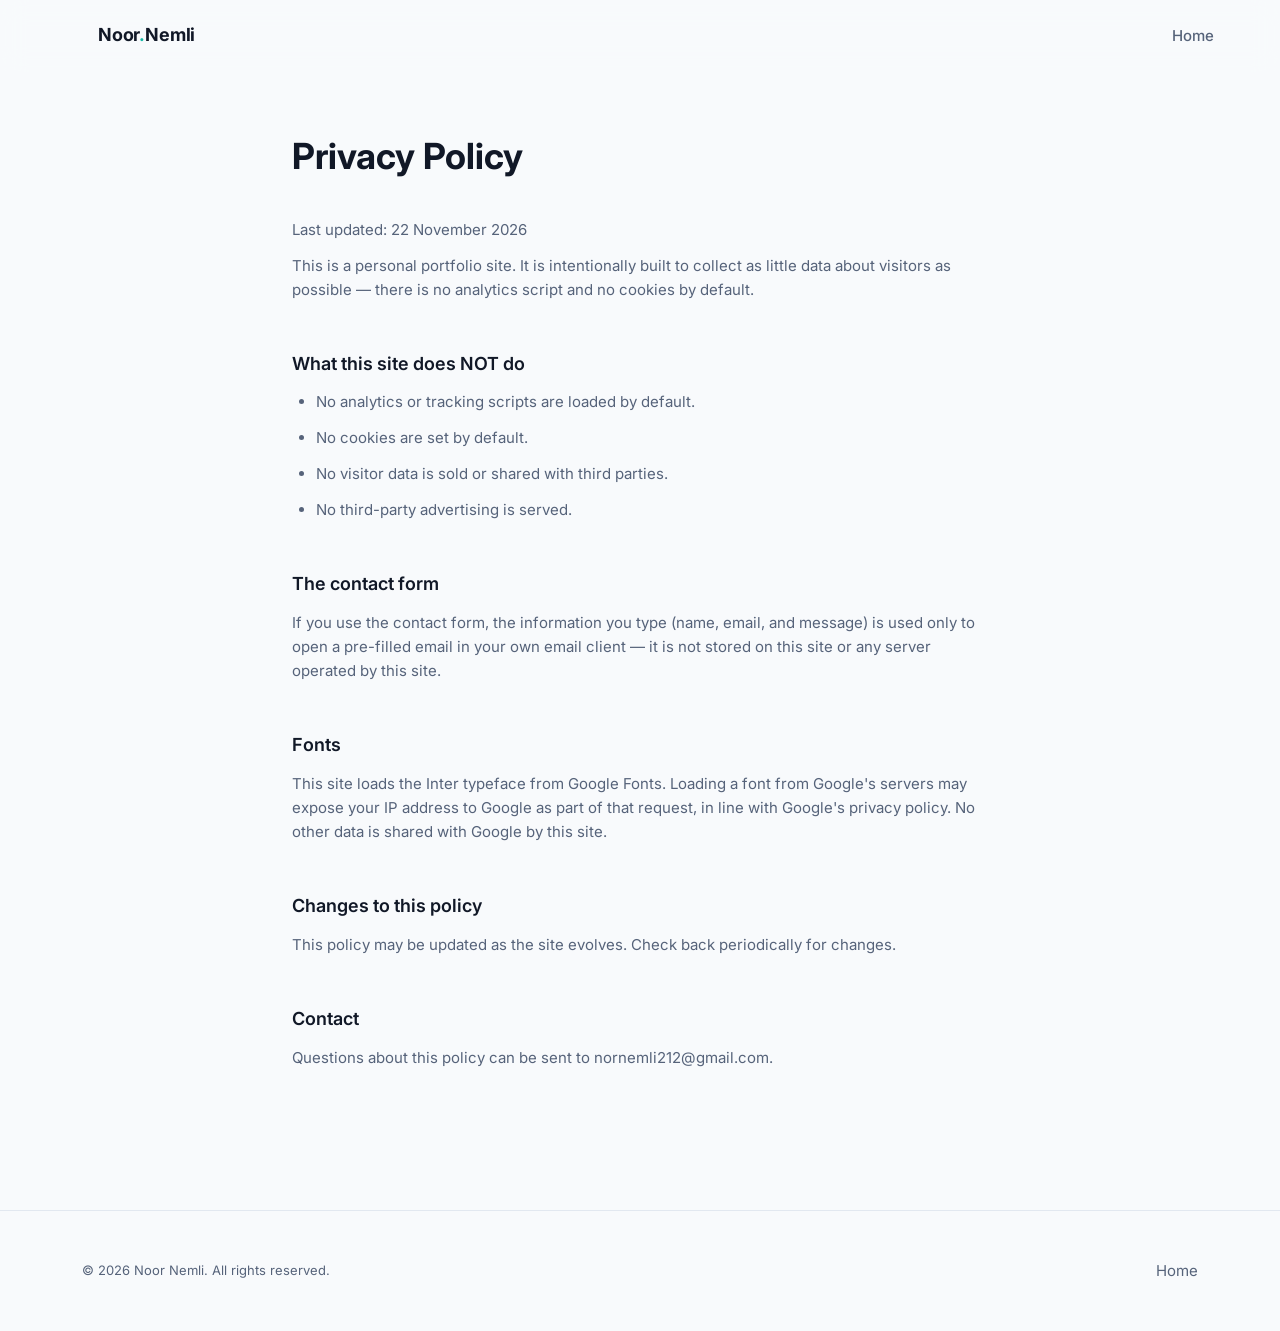
<file: privacy.html>
<!DOCTYPE html>
<html lang="en">
<head>
  <meta charset="UTF-8" />
  <meta name="viewport" content="width=device-width, initial-scale=1.0" />
  <title>Privacy Policy — Noor Nemli</title>
  <meta name="description" content="Privacy policy for this personal portfolio — what data this site collects (very little) and how it's used." />
  <meta name="robots" content="index, follow" />
  <!-- GitHub Pages project URL — update together with index.html if it changes. -->
  <link rel="canonical" href="https://noornemli.github.io/Noor/privacy.html" />
  <link rel="icon" type="image/svg+xml" href="assets/icons/favicon.svg" />

  <link rel="preconnect" href="https://fonts.googleapis.com" />
  <link rel="preconnect" href="https://fonts.gstatic.com" crossorigin />
  <link rel="stylesheet" href="https://fonts.googleapis.com/css2?family=Inter:wght@400;500;600;700&display=swap" />

  <link rel="stylesheet" href="css/variables.css" />
  <link rel="stylesheet" href="css/main.css" />
  <link rel="stylesheet" href="css/animations.css" />
  <link rel="stylesheet" href="css/responsive.css" />

  <script src="js/theme.js"></script>
</head>
<body>
  <a class="skip-link" href="#main">Skip to content</a>

  <header class="site-header">
    <div class="container nav-wrap">
      <a href="index.html" class="logo">Noor<span>.</span>Nemli</a>
      <nav class="nav-links is-open" style="position: static; height: auto; width: auto; border: 0; background: transparent; flex-direction: row; padding: 0; transform: none;" aria-label="Primary">
        <a href="index.html">Home</a>
      </nav>
    </div>
  </header>

  <main id="main">
    <div class="legal-page">
      <h1>Privacy Policy</h1>
      <p>Last updated: 22 November 2026</p>

      <p>
        This is a personal portfolio site. It is intentionally built to collect as little data about visitors
        as possible — there is no analytics script and no cookies by default.
      </p>

      <h2>What this site does NOT do</h2>
      <ul>
        <li>No analytics or tracking scripts are loaded by default.</li>
        <li>No cookies are set by default.</li>
        <li>No visitor data is sold or shared with third parties.</li>
        <li>No third-party advertising is served.</li>
      </ul>

      <h2>The contact form</h2>
      <p>
        If you use the contact form, the information you type (name, email, and message) is used only to open
        a pre-filled email in your own email client — it is not stored on this site or any server operated by
        this site.</p>

      <h2>Fonts</h2>
      <p>
        This site loads the Inter typeface from Google Fonts. Loading a font from Google's servers may expose
        your IP address to Google as part of that request, in line with
        <a href="https://policies.google.com/privacy" target="_blank" rel="noopener noreferrer">Google's privacy policy</a>.
        No other data is shared with Google by this site.
      </p>

      <h2>Changes to this policy</h2>
      <p>This policy may be updated as the site evolves. Check back periodically for changes.</p>

      <h2>Contact</h2>
      <p>Questions about this policy can be sent to nornemli212@gmail.com.</p>
    </div>
  </main>

  <footer class="site-footer">
    <div class="container footer-grid">
      <div class="footer-copy">&copy; <span id="year">2026</span> Noor Nemli. All rights reserved.</div>
      <nav class="footer-links" aria-label="Footer">
        <a href="index.html">Home</a>
      </nav>
    </div>
  </footer>

  <script src="js/main.js" defer></script>
</body>
</html>
</file>
<file: css/variables.css>
/* ==========================================================================
   VARIABLES.CSS
   Design tokens for the whole site. Change values here to re-theme
   everything at once — no other file should hard-code a color, font,
   spacing value, or radius.
   ========================================================================== */

:root {
  /* ---- Brand palette (as specified in the design brief) ---- */
  --color-primary: #111827;      /* deep navy — headings, dark surfaces */
  --color-bg: #F8FAFC;           /* page background (light mode) */
  --color-card: #FFFFFF;         /* card / surface background */
  --color-accent: #14B8A6;       /* teal — highlights, links, icons */
  --color-text: #1E293B;         /* body text */
  --color-text-muted: #56637A;   /* secondary text, captions */
  --color-border: #E2E8F0;       /* hairline borders / dividers */

  /* Accent used for BUTTON backgrounds needs dark text, not white, to meet
     WCAG AA contrast (white-on-#14B8A6 is only ~2.5:1). Dark navy text on
     the teal background measures ~7.2:1 — comfortably AA/AAA compliant
     while keeping the exact accent color requested in the brief. */
  --color-on-accent: #0B1220;

  --color-success: #16A34A;
  --color-danger: #DC2626;

  /* ---- Dark mode overrides (applied via [data-theme="dark"] on <html>) --- */
  --color-bg-dark: #0B1120;
  --color-card-dark: #121A2B;
  --color-text-dark: #E5E9F0;
  --color-text-muted-dark: #94A3B8;
  --color-border-dark: #1F2937;

  /* ---- Typography ---- */
  /* Single family, per brief: Inter, with a full system-font fallback stack
     so the site still renders correctly and instantly if the web font
     fails or is blocked. */
  --font-family: 'Inter', -apple-system, BlinkMacSystemFont, 'Segoe UI',
                 Roboto, Helvetica, Arial, sans-serif;

  --fs-xs: 0.8125rem;   /* 13px */
  --fs-sm: 0.9375rem;   /* 15px */
  --fs-base: 1rem;      /* 16px */
  --fs-md: 1.125rem;    /* 18px */
  --fs-lg: 1.375rem;    /* 22px */
  --fs-xl: 1.75rem;     /* 28px */
  --fs-2xl: 2.25rem;    /* 36px */
  --fs-3xl: 3rem;       /* 48px */
  --fs-4xl: 3.75rem;    /* 60px */

  --fw-regular: 400;
  --fw-medium: 500;
  --fw-semibold: 600;
  --fw-bold: 700;

  --lh-tight: 1.2;
  --lh-normal: 1.6;
  --lh-relaxed: 1.75;

  /* ---- Spacing scale (rem-based, 4px grid) ---- */
  --space-1: 0.25rem;
  --space-2: 0.5rem;
  --space-3: 0.75rem;
  --space-4: 1rem;
  --space-5: 1.5rem;
  --space-6: 2rem;
  --space-8: 3rem;
  --space-10: 4rem;
  --space-12: 6rem;
  --space-16: 8rem;

  /* ---- Layout ---- */
  --container-max: 1180px;
  --container-narrow: 760px;
  --header-height: 72px;

  /* ---- Radius & elevation ---- */
  --radius-sm: 8px;
  --radius-md: 14px;
  --radius-lg: 22px;
  --radius-full: 999px;

  --shadow-sm: 0 1px 2px rgba(17, 24, 39, 0.06), 0 1px 1px rgba(17, 24, 39, 0.04);
  --shadow-md: 0 8px 24px rgba(17, 24, 39, 0.08), 0 2px 6px rgba(17, 24, 39, 0.04);
  --shadow-lg: 0 24px 48px rgba(17, 24, 39, 0.12), 0 8px 16px rgba(17, 24, 39, 0.06);
  --shadow-focus: 0 0 0 3px rgba(20, 184, 166, 0.45);

  /* ---- Motion ---- */
  --ease-out: cubic-bezier(0.16, 1, 0.3, 1);
  --duration-fast: 150ms;
  --duration-base: 280ms;
  --duration-slow: 560ms;

  --z-header: 100;
  --z-modal: 1000;
  --z-toast: 1100;
}

/* Dark theme: swap surface + text tokens, keep accent + spacing identical */
[data-theme='dark'] {
  --color-bg: var(--color-bg-dark);
  --color-card: var(--color-card-dark);
  --color-text: var(--color-text-dark);
  --color-text-muted: var(--color-text-muted-dark);
  --color-border: var(--color-border-dark);
  --color-on-accent: #06110F;

  --shadow-sm: 0 1px 2px rgba(0, 0, 0, 0.35);
  --shadow-md: 0 8px 24px rgba(0, 0, 0, 0.45);
  --shadow-lg: 0 24px 48px rgba(0, 0, 0, 0.55);
}
</file>
<file: css/main.css>
/* ==========================================================================
   MAIN.CSS
   Base reset, typography, layout primitives, and every component's styles.
   Organized top-to-bottom in the same order sections appear on the page.
   ========================================================================== */

/* ---------------------------------------------------------------------- */
/* 1. RESET & BASE                                                         */
/* ---------------------------------------------------------------------- */
*, *::before, *::after { box-sizing: border-box; }
html { scroll-behavior: smooth; }

@media (prefers-reduced-motion: reduce) {
  html { scroll-behavior: auto; }
  *, *::before, *::after {
    animation-duration: 0.001ms !important;
    animation-iteration-count: 1 !important;
    transition-duration: 0.001ms !important;
    scroll-behavior: auto !important;
  }
}

body {
  margin: 0;
  font-family: var(--font-family);
  font-size: var(--fs-base);
  line-height: var(--lh-normal);
  color: var(--color-text);
  background: var(--color-bg);
  -webkit-font-smoothing: antialiased;
  transition: background-color var(--duration-base) var(--ease-out),
              color var(--duration-base) var(--ease-out);
}

img { max-width: 100%; display: block; }
a { color: inherit; text-decoration: none; }
button { font: inherit; cursor: pointer; }
ul { list-style: none; margin: 0; padding: 0; }
h1, h2, h3, h4, p { margin: 0; }

/* Visible, high-contrast focus ring for keyboard users everywhere */
:focus-visible {
  outline: none;
  box-shadow: var(--shadow-focus);
  border-radius: var(--radius-sm);
}

/* Skip-to-content link — hidden until focused, first tab stop on the page */
.skip-link {
  position: absolute;
  left: var(--space-4);
  top: -60px;
  background: var(--color-primary);
  color: #fff;
  padding: var(--space-3) var(--space-5);
  border-radius: var(--radius-sm);
  z-index: 1200;
  transition: top var(--duration-fast) var(--ease-out);
}
.skip-link:focus { top: var(--space-4); }

/* Utility: visually-hidden but available to screen readers */
.sr-only {
  position: absolute;
  width: 1px; height: 1px;
  padding: 0; margin: -1px;
  overflow: hidden;
  clip: rect(0, 0, 0, 0);
  white-space: nowrap;
  border: 0;
}

.container {
  max-width: var(--container-max);
  margin-inline: auto;
  padding-inline: var(--space-6);
}

section { padding-block: var(--space-16); }

.section-eyebrow {
  display: inline-block;
  font-size: var(--fs-xs);
  font-weight: var(--fw-semibold);
  letter-spacing: 0.08em;
  text-transform: uppercase;
  color: var(--color-accent);
  margin-bottom: var(--space-3);
}
.section-title {
  font-size: var(--fs-2xl);
  font-weight: var(--fw-bold);
  letter-spacing: -0.02em;
  line-height: var(--lh-tight);
  color: var(--color-primary);
}
[data-theme='dark'] .section-title { color: var(--color-text); }
.subsection-title {
  font-size: var(--fs-lg);
  margin-top: var(--space-12);
  margin-bottom: var(--space-6);
}
.section-lede {
  max-width: 640px;
  color: var(--color-text-muted);
  font-size: var(--fs-md);
  margin-top: var(--space-3);
}
.section-head { margin-bottom: var(--space-10); }

/* ---------------------------------------------------------------------- */
/* 2. BUTTONS                                                              */
/* ---------------------------------------------------------------------- */
.btn {
  display: inline-flex;
  align-items: center;
  justify-content: center;
  gap: var(--space-2);
  padding: var(--space-3) var(--space-6);
  border-radius: var(--radius-full);
  font-weight: var(--fw-semibold);
  font-size: var(--fs-sm);
  border: 1px solid transparent;
  transition: transform var(--duration-fast) var(--ease-out),
              box-shadow var(--duration-fast) var(--ease-out),
              background-color var(--duration-fast) var(--ease-out);
  white-space: nowrap;
}
.btn:hover { transform: translateY(-2px); }
.btn:active { transform: translateY(0); }

.btn-primary {
  background: var(--color-accent);
  color: var(--color-on-accent); /* dark text on teal — AA contrast, see variables.css */
  box-shadow: var(--shadow-sm);
}
.btn-primary:hover { box-shadow: var(--shadow-md); }

.btn-secondary {
  background: transparent;
  color: var(--color-primary);
  border-color: var(--color-border);
}
[data-theme='dark'] .btn-secondary { color: var(--color-text); }
.btn-secondary:hover { border-color: var(--color-accent); }

.btn-ghost {
  background: var(--color-card);
  color: var(--color-text);
  border-color: var(--color-border);
  box-shadow: var(--shadow-sm);
}

.btn-sm { padding: var(--space-2) var(--space-4); font-size: var(--fs-xs); }

/* ---------------------------------------------------------------------- */
/* 3. HEADER / NAVIGATION                                                  */
/* ---------------------------------------------------------------------- */
.site-header {
  position: fixed;
  inset-inline: 0;
  top: 0;
  z-index: var(--z-header);
  height: var(--header-height);
  display: flex;
  align-items: center;
  background: color-mix(in srgb, var(--color-bg) 82%, transparent);
  backdrop-filter: blur(12px);
  border-bottom: 1px solid transparent;
  transition: border-color var(--duration-base) var(--ease-out),
              background-color var(--duration-base) var(--ease-out);
}
.site-header.is-scrolled { border-bottom-color: var(--color-border); }

.nav-wrap {
  width: 100%;
  display: flex;
  align-items: center;
  justify-content: space-between;
}

.logo {
  font-weight: var(--fw-bold);
  font-size: var(--fs-md);
  letter-spacing: -0.01em;
  color: var(--color-primary);
}
[data-theme='dark'] .logo { color: var(--color-text); }
.logo span { color: var(--color-accent); }

.nav-links {
  display: flex;
  align-items: center;
  gap: var(--space-6);
}
.nav-links a {
  font-size: var(--fs-sm);
  font-weight: var(--fw-medium);
  color: var(--color-text-muted);
  padding-block: var(--space-2);
  position: relative;
  transition: color var(--duration-fast) var(--ease-out);
}
.nav-links a::after {
  content: '';
  position: absolute;
  left: 0; bottom: -2px;
  width: 0; height: 2px;
  background: var(--color-accent);
  transition: width var(--duration-base) var(--ease-out);
}
.nav-links a:hover,
.nav-links a.is-active { color: var(--color-text); }
.nav-links a:hover::after,
.nav-links a.is-active::after { width: 100%; }

.nav-actions { display: flex; align-items: center; gap: var(--space-3); }

.theme-toggle, .menu-toggle {
  width: 40px; height: 40px;
  display: inline-flex; align-items: center; justify-content: center;
  border-radius: var(--radius-full);
  background: var(--color-card);
  border: 1px solid var(--color-border);
  color: var(--color-text);
}
.theme-toggle svg, .menu-toggle svg { width: 18px; height: 18px; }
.theme-toggle .icon-sun { display: none; }
[data-theme='dark'] .theme-toggle .icon-moon { display: none; }
[data-theme='dark'] .theme-toggle .icon-sun { display: block; }

.menu-toggle { display: none; }

/* Mobile nav drawer */
@media (max-width: 860px) {
  .menu-toggle { display: inline-flex; }
  .nav-links {
    position: fixed;
    top: var(--header-height);
    right: 0;
    height: calc(100vh - var(--header-height));
    width: min(78vw, 320px);
    background: var(--color-card);
    flex-direction: column;
    align-items: flex-start;
    gap: 0;
    padding: var(--space-6);
    border-left: 1px solid var(--color-border);
    transform: translateX(100%);
    transition: transform var(--duration-base) var(--ease-out);
  }
  .nav-links.is-open { transform: translateX(0); }
  .nav-links a { width: 100%; padding-block: var(--space-4); }
}

/* ---------------------------------------------------------------------- */
/* 4. HERO                                                                 */
/* ---------------------------------------------------------------------- */
.hero {
  position: relative;
  min-height: 100vh;
  display: flex;
  align-items: center;
  padding-top: var(--header-height);
  overflow: hidden;
}

/* Subtle ambient dot-grid, only visible in light mode; purely decorative */
.hero::before {
  content: '';
  position: absolute;
  inset: 0;
  background-image: radial-gradient(var(--color-border) 1px, transparent 1px);
  background-size: 28px 28px;
  mask-image: radial-gradient(ellipse 70% 55% at 50% 30%, black 40%, transparent 80%);
  opacity: 0.7;
  pointer-events: none;
}

/* Mouse-glow: a soft radial highlight that follows the cursor, driven by
   --mx / --my custom properties set in animations.js. Disabled entirely
   under prefers-reduced-motion and on touch devices (see animations.js). */
.hero__glow {
  position: absolute;
  inset: 0;
  background: radial-gradient(400px circle at var(--mx, 50%) var(--my, 20%),
              color-mix(in srgb, var(--color-accent) 16%, transparent), transparent 70%);
  pointer-events: none;
  transition: background var(--duration-fast) linear;
}

.hero__inner {
  position: relative;
  display: grid;
  grid-template-columns: 1.15fr 0.85fr;
  gap: var(--space-10);
  align-items: center;
  width: 100%;
}

.hero__eyebrow {
  display: inline-flex;
  align-items: center;
  gap: var(--space-2);
  font-size: var(--fs-xs);
  font-weight: var(--fw-semibold);
  color: var(--color-text-muted);
  background: var(--color-card);
  border: 1px solid var(--color-border);
  padding: var(--space-2) var(--space-4);
  border-radius: var(--radius-full);
  margin-bottom: var(--space-5);
}
.hero__eyebrow .dot {
  width: 8px; height: 8px; border-radius: 50%;
  background: var(--color-success);
}

.hero__title {
  font-size: clamp(var(--fs-3xl), 5vw, var(--fs-4xl));
  font-weight: var(--fw-bold);
  letter-spacing: -0.03em;
  line-height: 1.05;
  color: var(--color-primary);
}
[data-theme='dark'] .hero__title { color: var(--color-text); }
.hero__title .accent { color: var(--color-accent); }

.hero__role {
  margin-top: var(--space-4);
  font-size: var(--fs-lg);
  font-weight: var(--fw-medium);
  color: var(--color-text-muted);
  min-height: 1.5em; /* reserves space for the typing effect, prevents layout shift */
}
.hero__role .caret {
  display: inline-block;
  width: 2px; margin-left: 2px;
  background: var(--color-accent);
  animation: caret-blink 1s steps(1) infinite;
}

.hero__summary {
  margin-top: var(--space-5);
  max-width: 52ch;
  font-size: var(--fs-md);
  color: var(--color-text-muted);
}

.hero__actions {
  margin-top: var(--space-8);
  display: flex;
  flex-wrap: wrap;
  gap: var(--space-3);
}

.hero__portrait {
  position: relative;
  aspect-ratio: 4 / 5;
  border-radius: var(--radius-lg);
  background: var(--color-card);
  border: 1px solid var(--color-border);
  box-shadow: var(--shadow-lg);
  display: flex;
  align-items: center;
  justify-content: center;
  overflow: hidden;
}
.hero__portrait img { width: 100%; height: 100%; object-fit: cover; }
.hero__portrait .placeholder {
  display: flex;
  flex-direction: column;
  align-items: center;
  gap: var(--space-3);
  color: var(--color-text-muted);
  text-align: center;
  padding: var(--space-6);
}
.hero__portrait .placeholder svg { width: 56px; height: 56px; opacity: 0.5; }

.scroll-indicator {
  position: absolute;
  bottom: var(--space-6);
  left: 50%;
  transform: translateX(-50%);
  display: flex;
  flex-direction: column;
  align-items: center;
  gap: var(--space-2);
  color: var(--color-text-muted);
  font-size: var(--fs-xs);
}
.scroll-indicator .wheel {
  width: 22px; height: 34px;
  border: 2px solid var(--color-border);
  border-radius: var(--radius-full);
  position: relative;
}
.scroll-indicator .wheel::before {
  content: '';
  position: absolute;
  top: 6px; left: 50%;
  width: 4px; height: 8px;
  margin-left: -2px;
  background: var(--color-accent);
  border-radius: var(--radius-full);
  animation: scroll-dot 1.6s var(--ease-out) infinite;
}

@media (max-width: 900px) {
  .hero__inner { grid-template-columns: 1fr; }
  .hero__portrait { max-width: 320px; margin-inline: auto; }
}

/* ---------------------------------------------------------------------- */
/* 5. ABOUT                                                                */
/* ---------------------------------------------------------------------- */
.about__grid {
  display: grid;
  grid-template-columns: 1.3fr 1fr;
  gap: var(--space-10);
  align-items: start;
}
.about__bio p { margin-bottom: var(--space-4); color: var(--color-text); }
.about__bio p:last-child { margin-bottom: 0; }

.value-list { display: grid; gap: var(--space-4); }
.value-card {
  background: var(--color-card);
  border: 1px solid var(--color-border);
  border-radius: var(--radius-md);
  padding: var(--space-5);
}
.value-card h3 {
  font-size: var(--fs-base);
  font-weight: var(--fw-semibold);
  margin-bottom: var(--space-2);
  color: var(--color-primary);
}
[data-theme='dark'] .value-card h3 { color: var(--color-text); }
.value-card p { color: var(--color-text-muted); font-size: var(--fs-sm); }

.stat-row {
  display: grid;
  grid-template-columns: repeat(3, 1fr);
  gap: var(--space-5);
  margin-top: var(--space-10);
}
.stat-card {
  text-align: center;
  padding: var(--space-6) var(--space-4);
  background: var(--color-card);
  border: 1px solid var(--color-border);
  border-radius: var(--radius-md);
}
.stat-card .num {
  font-size: var(--fs-3xl);
  font-weight: var(--fw-bold);
  color: var(--color-accent);
  font-variant-numeric: tabular-nums;
}
.stat-card .label {
  margin-top: var(--space-1);
  font-size: var(--fs-xs);
  color: var(--color-text-muted);
  text-transform: uppercase;
  letter-spacing: 0.05em;
}

@media (max-width: 860px) {
  .about__grid { grid-template-columns: 1fr; }
  .stat-row { grid-template-columns: 1fr 1fr; }
}

/* ---------------------------------------------------------------------- */
/* 6. SKILLS                                                               */
/* ---------------------------------------------------------------------- */
.skills-filter {
  display: flex;
  flex-wrap: wrap;
  gap: var(--space-2);
  margin-bottom: var(--space-8);
}
.chip {
  padding: var(--space-2) var(--space-4);
  border-radius: var(--radius-full);
  border: 1px solid var(--color-border);
  background: var(--color-card);
  font-size: var(--fs-xs);
  font-weight: var(--fw-medium);
  color: var(--color-text-muted);
  transition: all var(--duration-fast) var(--ease-out);
}
.chip:hover { border-color: var(--color-accent); color: var(--color-text); }
.chip.is-active {
  background: var(--color-primary);
  border-color: var(--color-primary);
  color: #fff;
}
[data-theme='dark'] .chip.is-active { background: var(--color-accent); border-color: var(--color-accent); color: var(--color-on-accent); }

.skills-grid {
  display: grid;
  grid-template-columns: repeat(auto-fill, minmax(230px, 1fr));
  gap: var(--space-4);
}
.skill-card {
  background: var(--color-card);
  border: 1px solid var(--color-border);
  border-radius: var(--radius-md);
  padding: var(--space-5);
  transition: transform var(--duration-fast) var(--ease-out), box-shadow var(--duration-fast) var(--ease-out);
}
.skill-card:hover { transform: translateY(-4px); box-shadow: var(--shadow-md); }
.skill-card .icon {
  width: 40px; height: 40px;
  display: flex; align-items: center; justify-content: center;
  border-radius: var(--radius-sm);
  background: color-mix(in srgb, var(--color-accent) 14%, transparent);
  color: var(--color-accent);
  margin-bottom: var(--space-4);
}
.skill-card .icon svg { width: 20px; height: 20px; }
.skill-card h3 { font-size: var(--fs-base); font-weight: var(--fw-semibold); color: var(--color-primary); margin-bottom: var(--space-1); }
[data-theme='dark'] .skill-card h3 { color: var(--color-text); }
.skill-card p { font-size: var(--fs-sm); color: var(--color-text-muted); }

/* ---------------------------------------------------------------------- */
/* 7. PROJECTS                                                             */
/* ---------------------------------------------------------------------- */
.projects-grid {
  display: grid;
  grid-template-columns: repeat(auto-fit, minmax(320px, 1fr));
  gap: var(--space-6);
}
.project-card {
  background: var(--color-card);
  border: 1px solid var(--color-border);
  border-radius: var(--radius-lg);
  overflow: hidden;
  display: flex;
  flex-direction: column;
  transition: transform var(--duration-fast) var(--ease-out), box-shadow var(--duration-fast) var(--ease-out);
}
.project-card:hover { transform: translateY(-6px); box-shadow: var(--shadow-lg); }

.project-card__media {
  aspect-ratio: 16/10;
  background: linear-gradient(135deg, color-mix(in srgb, var(--color-accent) 18%, var(--color-bg)), var(--color-bg));
  display: flex; align-items: center; justify-content: center;
  color: var(--color-text-muted);
  border-bottom: 1px solid var(--color-border);
  overflow: hidden;
}
.project-card__media svg { width: 40px; height: 40px; opacity: 0.6; }
.project-card__media img { width: 100%; height: 100%; object-fit: cover; display: block; }

/* Multi-screenshot gallery variant — used when a project has more than one
   real slide worth showing (e.g. the specific sections a person presented). */
.project-card__media.gallery { display: grid; gap: 2px; }
.project-card__media.gallery.count-2 { grid-template-columns: 1fr 1fr; }
.project-card__media.gallery.count-3 { grid-template-columns: 1.3fr 1fr 1fr; }
.project-card__media.gallery img { height: 100%; }


.project-card__body { padding: var(--space-6); display: flex; flex-direction: column; gap: var(--space-3); flex: 1; }
.project-card__tag { font-size: var(--fs-xs); font-weight: var(--fw-semibold); color: var(--color-accent); text-transform: uppercase; letter-spacing: 0.05em; }
.project-card__title { font-size: var(--fs-md); font-weight: var(--fw-semibold); color: var(--color-primary); }
[data-theme='dark'] .project-card__title { color: var(--color-text); }
.project-card__desc { font-size: var(--fs-sm); color: var(--color-text-muted); flex: 1; }

.tag-list { display: flex; flex-wrap: wrap; gap: var(--space-2); margin-top: var(--space-1); }
.tag-list li {
  font-size: var(--fs-xs);
  padding: var(--space-1) var(--space-3);
  border-radius: var(--radius-full);
  background: var(--color-bg);
  border: 1px solid var(--color-border);
  color: var(--color-text-muted);
}

.project-card__links { display: flex; gap: var(--space-4); margin-top: var(--space-2); }
.project-card__links a {
  font-size: var(--fs-xs);
  font-weight: var(--fw-semibold);
  color: var(--color-text-muted);
  display: inline-flex; align-items: center; gap: var(--space-1);
}
.project-card__links a:hover { color: var(--color-accent); }
.project-card__links svg { width: 14px; height: 14px; }

/* ---------------------------------------------------------------------- */
/* 8. TIMELINE (Experience & Education)                                    */
/* ---------------------------------------------------------------------- */
.timeline { position: relative; padding-left: var(--space-8); }
.timeline::before {
  content: '';
  position: absolute;
  left: 6px; top: 6px; bottom: 6px;
  width: 2px;
  background: var(--color-border);
}
.timeline-item {
  position: relative;
  padding-bottom: var(--space-8);
}
.timeline-item:last-child { padding-bottom: 0; }
.timeline-item::before {
  content: '';
  position: absolute;
  left: calc(-1 * var(--space-8) + 1px);
  top: 4px;
  width: 14px; height: 14px;
  border-radius: 50%;
  background: var(--color-card);
  border: 3px solid var(--color-accent);
}
.timeline-item__period { font-size: var(--fs-xs); font-weight: var(--fw-semibold); color: var(--color-accent); text-transform: uppercase; letter-spacing: 0.04em; }
.timeline-item__title { font-size: var(--fs-md); font-weight: var(--fw-semibold); color: var(--color-primary); margin-top: var(--space-1); }
[data-theme='dark'] .timeline-item__title { color: var(--color-text); }
.timeline-item__org { font-size: var(--fs-sm); color: var(--color-text-muted); margin-top: 2px; }
.timeline-item__desc { margin-top: var(--space-3); color: var(--color-text); font-size: var(--fs-sm); max-width: 620px; }

.two-col { display: grid; grid-template-columns: 1fr 1fr; gap: var(--space-10); }
@media (max-width: 860px) { .two-col { grid-template-columns: 1fr; } }

/* ---------------------------------------------------------------------- */
/* 9. ACTIVITIES                                                          */
/* ---------------------------------------------------------------------- */
.activities-grid {
  display: grid;
  grid-template-columns: repeat(auto-fit, minmax(240px, 1fr));
  gap: var(--space-5);
}
.activity-card {
  background: var(--color-card);
  border: 1px solid var(--color-border);
  border-radius: var(--radius-md);
  padding: var(--space-5);
}
.activity-card .icon {
  width: 44px; height: 44px;
  border-radius: var(--radius-sm);
  background: color-mix(in srgb, var(--color-accent) 14%, transparent);
  color: var(--color-accent);
  display: flex; align-items: center; justify-content: center;
  margin-bottom: var(--space-4);
}
.activity-card .icon svg { width: 22px; height: 22px; }
.activity-card h3 { font-size: var(--fs-base); font-weight: var(--fw-semibold); color: var(--color-primary); margin-bottom: var(--space-2); }
[data-theme='dark'] .activity-card h3 { color: var(--color-text); }
.activity-card p { font-size: var(--fs-sm); color: var(--color-text-muted); }
.activity-card.is-placeholder { border-style: dashed; }
.activity-card.is-placeholder p { font-style: italic; }

/* ---------------------------------------------------------------------- */
/* 10. TOOLBOX                                                            */
/* ---------------------------------------------------------------------- */
.toolbox-grid {
  display: grid;
  grid-template-columns: repeat(auto-fill, minmax(120px, 1fr));
  gap: var(--space-4);
  margin-top: var(--space-8);
}
.tool-card {
  display: flex; flex-direction: column; align-items: center; gap: var(--space-2);
  padding: var(--space-4);
  background: var(--color-card);
  border: 1px solid var(--color-border);
  border-radius: var(--radius-md);
  text-align: center;
  transition: transform var(--duration-fast) var(--ease-out);
}
.tool-card:hover { transform: translateY(-3px); }
.tool-card svg { width: 26px; height: 26px; color: var(--color-accent); }
.tool-card span { font-size: var(--fs-xs); font-weight: var(--fw-medium); color: var(--color-text-muted); }

/* ---------------------------------------------------------------------- */
/* 11. RESUME                                                              */
/* ---------------------------------------------------------------------- */
.resume-panel {
  background: var(--color-card);
  border: 1px solid var(--color-border);
  border-radius: var(--radius-lg);
  padding: var(--space-8);
  display: grid;
  grid-template-columns: 1fr 1.4fr;
  gap: var(--space-8);
  align-items: center;
}
.resume-panel__controls { display: flex; flex-direction: column; gap: var(--space-4); }
.resume-select {
  padding: var(--space-3) var(--space-4);
  border-radius: var(--radius-sm);
  border: 1px solid var(--color-border);
  background: var(--color-bg);
  color: var(--color-text);
  font-family: var(--font-family);
  font-size: var(--fs-sm);
}
.resume-viewer {
  aspect-ratio: 8.5 / 11;
  border-radius: var(--radius-md);
  border: 1px solid var(--color-border);
  overflow: hidden;
  background: var(--color-bg);
}
.resume-viewer iframe { width: 100%; height: 100%; border: 0; }
@media (max-width: 860px) { .resume-panel { grid-template-columns: 1fr; } }

/* ---------------------------------------------------------------------- */
/* 12. CONTACT                                                             */
/* ---------------------------------------------------------------------- */
.contact-grid {
  display: grid;
  grid-template-columns: 1fr 1.2fr;
  gap: var(--space-10);
}
.contact-card {
  display: flex; align-items: center; gap: var(--space-4);
  padding: var(--space-4);
  background: var(--color-card);
  border: 1px solid var(--color-border);
  border-radius: var(--radius-md);
  margin-bottom: var(--space-3);
}
.contact-card .icon {
  width: 40px; height: 40px; flex-shrink: 0;
  border-radius: var(--radius-sm);
  background: color-mix(in srgb, var(--color-accent) 14%, transparent);
  color: var(--color-accent);
  display: flex; align-items: center; justify-content: center;
}
.contact-card .icon svg { width: 18px; height: 18px; }
.contact-card .label { font-size: var(--fs-xs); color: var(--color-text-muted); }
.contact-card .value { font-size: var(--fs-sm); font-weight: var(--fw-medium); color: var(--color-text); }
.contact-card .value a { color: inherit; text-decoration: none; }
.contact-card .value a:hover,
.contact-card .value a:focus-visible { text-decoration: underline; text-underline-offset: 3px; }
.contact-card .copy-btn { margin-left: auto; }

.social-row { display: flex; gap: var(--space-3); margin-top: var(--space-5); }
.social-row a {
  width: 42px; height: 42px;
  border-radius: 50%;
  background: var(--color-card);
  border: 1px solid var(--color-border);
  display: flex; align-items: center; justify-content: center;
  color: var(--color-text);
}
.social-row a:hover { color: var(--color-accent); border-color: var(--color-accent); }
.social-row svg { width: 18px; height: 18px; }

.form-group { margin-bottom: var(--space-5); }
.form-group label { display: block; font-size: var(--fs-sm); font-weight: var(--fw-medium); margin-bottom: var(--space-2); }
.form-group input, .form-group textarea {
  width: 100%;
  padding: var(--space-3) var(--space-4);
  border-radius: var(--radius-sm);
  border: 1px solid var(--color-border);
  background: var(--color-card);
  color: var(--color-text);
  font-family: var(--font-family);
  font-size: var(--fs-sm);
  transition: border-color var(--duration-fast) var(--ease-out);
}
.form-group input:focus, .form-group textarea:focus { border-color: var(--color-accent); }
.form-group .error-msg {
  display: none;
  color: var(--color-danger);
  font-size: var(--fs-xs);
  margin-top: var(--space-1);
}
.form-group.has-error input,
.form-group.has-error textarea { border-color: var(--color-danger); }
.form-group.has-error .error-msg { display: block; }

.form-status {
  margin-top: var(--space-4);
  font-size: var(--fs-sm);
  padding: var(--space-3) var(--space-4);
  border-radius: var(--radius-sm);
  display: none;
}
.form-status.is-visible { display: block; }
.form-status.is-success { background: color-mix(in srgb, var(--color-success) 14%, transparent); color: var(--color-success); }
.form-status.is-error { background: color-mix(in srgb, var(--color-danger) 14%, transparent); color: var(--color-danger); }

@media (max-width: 860px) { .contact-grid { grid-template-columns: 1fr; } }

/* ---------------------------------------------------------------------- */
/* 13. FOOTER                                                              */
/* ---------------------------------------------------------------------- */
.site-footer {
  border-top: 1px solid var(--color-border);
  padding-block: var(--space-8);
}
.footer-grid {
  display: flex;
  justify-content: space-between;
  align-items: center;
  flex-wrap: wrap;
  gap: var(--space-4);
}
.footer-links { display: flex; gap: var(--space-5); }
.footer-links a { font-size: var(--fs-sm); color: var(--color-text-muted); }
.footer-links a:hover { color: var(--color-accent); }
.footer-copy { font-size: var(--fs-xs); color: var(--color-text-muted); }

/* Back-to-top button */
.back-to-top {
  position: fixed;
  right: var(--space-6);
  bottom: var(--space-6);
  width: 46px; height: 46px;
  border-radius: 50%;
  background: var(--color-card);
  border: 1px solid var(--color-border);
  box-shadow: var(--shadow-md);
  display: flex; align-items: center; justify-content: center;
  color: var(--color-text);
  opacity: 0;
  pointer-events: none;
  transform: translateY(10px);
  transition: all var(--duration-base) var(--ease-out);
  z-index: 90;
}
.back-to-top.is-visible { opacity: 1; pointer-events: auto; transform: translateY(0); }
.back-to-top svg { width: 18px; height: 18px; }

/* ---------------------------------------------------------------------- */
/* 14. RECRUITER MODE                                                      */
/* ---------------------------------------------------------------------- */
.recruiter-fab {
  position: fixed;
  left: var(--space-6);
  bottom: var(--space-6);
  z-index: 90;
  display: inline-flex;
  align-items: center;
  gap: var(--space-2);
  padding: var(--space-3) var(--space-5);
  border-radius: var(--radius-full);
  background: var(--color-primary);
  color: #fff;
  font-size: var(--fs-sm);
  font-weight: var(--fw-semibold);
  box-shadow: var(--shadow-lg);
  border: none;
}
.recruiter-fab svg { width: 16px; height: 16px; }
.recruiter-fab:hover { transform: translateY(-2px); }

.modal-overlay {
  position: fixed;
  inset: 0;
  background: rgba(11, 17, 32, 0.55);
  backdrop-filter: blur(4px);
  display: flex;
  align-items: center;
  justify-content: center;
  padding: var(--space-6);
  z-index: var(--z-modal);
  opacity: 0;
  pointer-events: none;
  transition: opacity var(--duration-base) var(--ease-out);
}
.modal-overlay.is-open { opacity: 1; pointer-events: auto; }

.modal-panel {
  background: var(--color-card);
  border-radius: var(--radius-lg);
  max-width: 560px;
  width: 100%;
  max-height: 85vh;
  overflow-y: auto;
  padding: var(--space-8);
  box-shadow: var(--shadow-lg);
  transform: translateY(16px) scale(0.98);
  transition: transform var(--duration-base) var(--ease-out);
}
.modal-overlay.is-open .modal-panel { transform: translateY(0) scale(1); }

.modal-header { display: flex; justify-content: space-between; align-items: flex-start; margin-bottom: var(--space-6); }
.modal-header h2 { font-size: var(--fs-xl); font-weight: var(--fw-bold); color: var(--color-primary); }
[data-theme='dark'] .modal-header h2 { color: var(--color-text); }
.modal-close {
  width: 36px; height: 36px;
  border-radius: 50%;
  background: var(--color-bg);
  border: 1px solid var(--color-border);
  display: flex; align-items: center; justify-content: center;
}
.modal-close svg { width: 16px; height: 16px; }

.modal-section { margin-bottom: var(--space-6); }
.modal-section h3 {
  font-size: var(--fs-xs);
  font-weight: var(--fw-semibold);
  text-transform: uppercase;
  letter-spacing: 0.05em;
  color: var(--color-text-muted);
  margin-bottom: var(--space-3);
}
.modal-skill-tags { display: flex; flex-wrap: wrap; gap: var(--space-2); }
.modal-skill-tags li {
  font-size: var(--fs-xs);
  padding: var(--space-1) var(--space-3);
  border-radius: var(--radius-full);
  background: color-mix(in srgb, var(--color-accent) 14%, transparent);
  color: var(--color-accent);
  font-weight: var(--fw-medium);
}
.modal-project { margin-bottom: var(--space-3); }
.modal-project strong { color: var(--color-text); font-size: var(--fs-sm); }
.modal-project p { font-size: var(--fs-xs); color: var(--color-text-muted); }
.modal-actions { display: flex; gap: var(--space-3); margin-top: var(--space-6); }

/* ---------------------------------------------------------------------- */
/* 15. 404 & PRIVACY (shared minimal layout for standalone pages)          */
/* ---------------------------------------------------------------------- */
.standalone-page {
  min-height: 100vh;
  display: flex;
  align-items: center;
  justify-content: center;
  padding: var(--space-8);
  text-align: center;
}
.standalone-page .code {
  font-size: var(--fs-4xl);
  font-weight: var(--fw-bold);
  color: var(--color-accent);
  letter-spacing: -0.02em;
}
.legal-page { max-width: var(--container-narrow); margin-inline: auto; padding: var(--space-16) var(--space-6); }
.legal-page h1 { font-size: var(--fs-2xl); font-weight: var(--fw-bold); color: var(--color-primary); margin-bottom: var(--space-6); }
[data-theme='dark'] .legal-page h1 { color: var(--color-text); }
.legal-page h2 { font-size: var(--fs-md); font-weight: var(--fw-semibold); margin-top: var(--space-8); margin-bottom: var(--space-3); color: var(--color-primary); }
[data-theme='dark'] .legal-page h2 { color: var(--color-text); }
.legal-page p, .legal-page li { color: var(--color-text-muted); margin-bottom: var(--space-3); font-size: var(--fs-sm); }
.legal-page ul { padding-left: var(--space-5); list-style: disc; }
</file>
<file: css/animations.css>
/* ==========================================================================
   ANIMATIONS.CSS
   Keyframes + scroll-reveal utility classes. All animations are subtle by
   design (per brief: "elegant only, no distracting animations") and are
   fully disabled under prefers-reduced-motion via main.css's global rule.
   ========================================================================== */

/* ---- Scroll reveal ----
   Elements start slightly translated + transparent; main.js's
   IntersectionObserver adds .is-visible when they enter the viewport. */
[data-reveal] {
  opacity: 0;
  transform: translateY(18px);
  transition: opacity var(--duration-slow) var(--ease-out),
              transform var(--duration-slow) var(--ease-out);
}
[data-reveal].is-visible {
  opacity: 1;
  transform: translateY(0);
}
/* Stagger children of a revealed group using a CSS counter-esque delay set inline via JS (--reveal-delay) */
[data-reveal] { transition-delay: var(--reveal-delay, 0ms); }

@keyframes caret-blink {
  0%, 45% { opacity: 1; }
  50%, 100% { opacity: 0; }
}

@keyframes scroll-dot {
  0%   { transform: translate(-50%, 0);   opacity: 1; }
  70%  { opacity: 0.4; }
  100% { transform: translate(-50%, 14px); opacity: 0; }
}

@keyframes fade-in {
  from { opacity: 0; }
  to   { opacity: 1; }
}

@keyframes modal-in {
  from { opacity: 0; transform: translateY(16px) scale(0.98); }
  to   { opacity: 1; transform: translateY(0) scale(1); }
}

/* Toast used for "email copied" confirmation */
.toast {
  position: fixed;
  bottom: var(--space-6);
  left: 50%;
  transform: translateX(-50%) translateY(12px);
  background: var(--color-primary);
  color: #fff;
  padding: var(--space-3) var(--space-5);
  border-radius: var(--radius-full);
  font-size: var(--fs-sm);
  box-shadow: var(--shadow-lg);
  z-index: var(--z-toast);
  opacity: 0;
  pointer-events: none;
  transition: opacity var(--duration-base) var(--ease-out),
              transform var(--duration-base) var(--ease-out);
}
.toast.is-visible {
  opacity: 1;
  transform: translateX(-50%) translateY(0);
}
</file>
<file: css/responsive.css>
/* ==========================================================================
   RESPONSIVE.CSS
   Global breakpoint adjustments that aren't already co-located with their
   component in main.css (spacing scale-down, ultra-wide cap, print).
   Component-specific responsive rules (nav, hero, grids) live next to the
   component in main.css so they're easy to find and edit together.
   ========================================================================== */

/* Ultra-wide monitors: cap line-length growth so the layout doesn't stretch */
@media (min-width: 1600px) {
  :root { --container-max: 1320px; }
}

/* Tablet */
@media (max-width: 1024px) {
  :root { --space-16: 5rem; --space-12: 4rem; }
  .hero__inner { gap: var(--space-8); }
}

/* Phone */
@media (max-width: 600px) {
  :root {
    --space-16: 3.5rem;
    --space-10: 2.5rem;
    --fs-4xl: 2.5rem;
    --fs-3xl: 2rem;
    --fs-2xl: 1.75rem;
  }
  .container { padding-inline: var(--space-4); }
  .hero__actions { flex-direction: column; align-items: stretch; }
  .hero__actions .btn { width: 100%; }
  .resume-panel { padding: var(--space-5); }
  .recruiter-fab span { display: none; } /* icon-only on very small screens */
  .recruiter-fab { padding: var(--space-3); }
}

/* Respect safe-area insets on notched devices */
@supports (padding: max(0px)) {
  .site-header { padding-left: max(var(--space-6), env(safe-area-inset-left)); }
  .back-to-top { bottom: max(var(--space-6), env(safe-area-inset-bottom)); }
  .recruiter-fab { bottom: max(var(--space-6), env(safe-area-inset-bottom)); }
}

/* Print styles: resume-friendly, strips chrome */
@media print {
  .site-header, .back-to-top, .recruiter-fab, .modal-overlay,
  .scroll-indicator, .theme-toggle, .menu-toggle { display: none !important; }
  body { background: #fff; color: #000; }
  section { padding-block: var(--space-6); }
}
</file>
